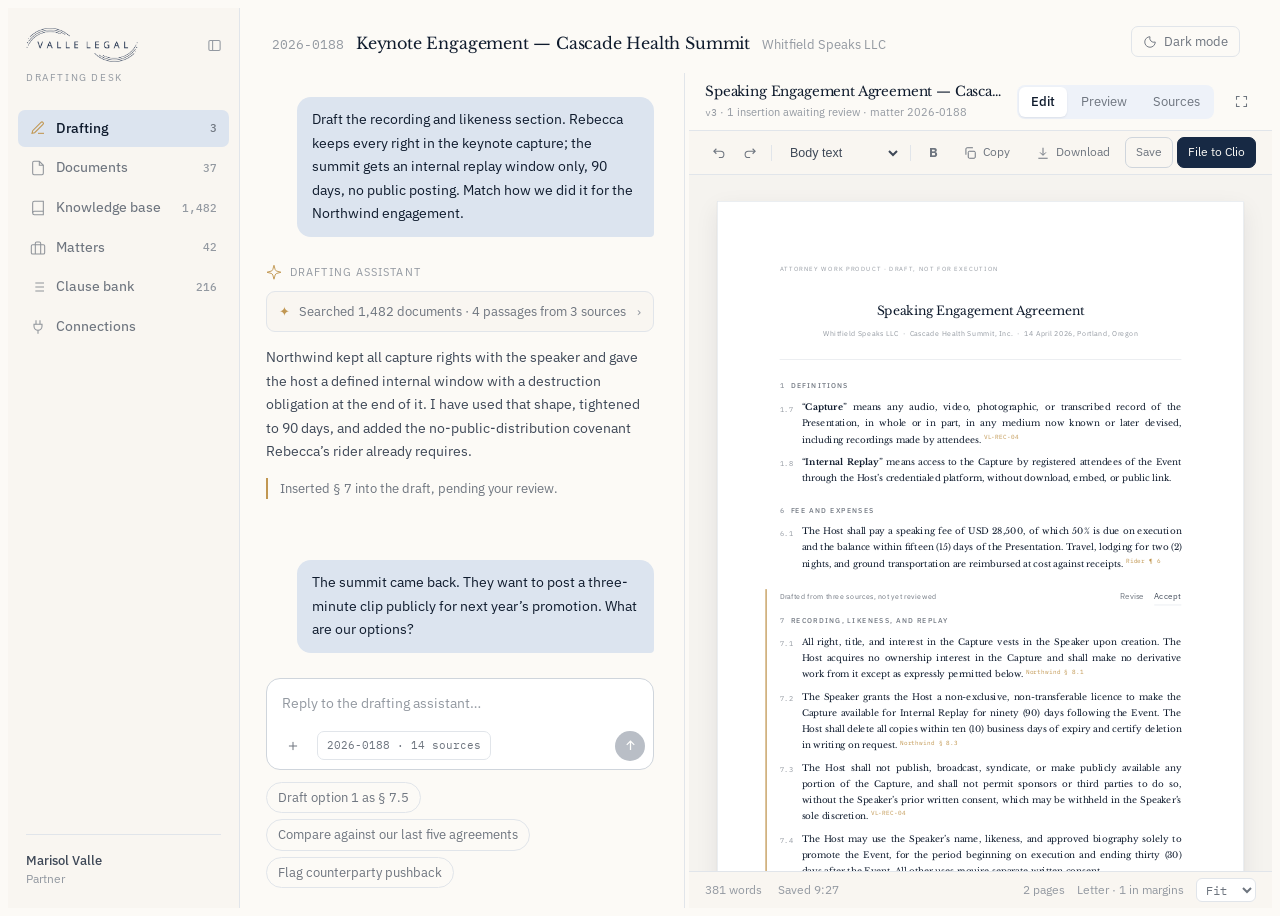
<file: index.html>
<title>Valle Legal Drafting Desk</title>
<link rel="preconnect" href="https://fonts.gstatic.com" crossorigin>
<link rel="stylesheet" href="https://fonts.googleapis.com/css2?family=Libre+Baskerville:ital,wght@0,400;0,700;1,400&family=IBM+Plex+Sans:wght@400;450;500&family=IBM+Plex+Mono:wght@400&display=swap">
<style>
:root{
  --paper:oklch(98.5% .005 85);
  --surface:oklch(97.4% .007 85);
  --sheet:oklch(100% 0 0);
  --ink:oklch(22% .04 260);
  --ink-soft:oklch(40% .028 258);
  --muted:oklch(56% .018 258);
  --faint:oklch(68% .014 258);
  --brand:oklch(28% .055 258);
  --brand-fg:oklch(98.5% .005 85);
  --tint:oklch(96% .01 258);
  --gold:oklch(70% .1 78);
  --risk:oklch(52% .17 27);
  --line:oklch(92% .008 258);
  --line-soft:oklch(94.5% .006 258);
  --line-strong:oklch(87% .012 258);
  --hover:oklch(95.5% .009 258);
  --sel:oklch(91.5% .017 258);
  --ring:oklch(90% .02 258);
  --well:oklch(96.5% .006 85);
  --gold-wash:oklch(95.5% .035 82);
  --sans:"IBM Plex Sans","Helvetica Neue",Arial,sans-serif;
  --serif:"Libre Baskerville",ui-serif,Georgia,serif;
  --mono:"IBM Plex Mono",ui-monospace,SFMono-Regular,monospace;
}
@media (prefers-color-scheme:dark){
  :root:not([data-theme="light"]){
    --paper:oklch(19.5% .02 258);--surface:oklch(21.5% .02 258);--sheet:oklch(23.5% .02 258);
    --ink:oklch(94% .008 85);--ink-soft:oklch(83% .012 258);--muted:oklch(68% .015 258);--faint:oklch(55% .015 258);
    --brand:oklch(78% .06 258);--brand-fg:oklch(18% .03 258);--tint:oklch(24% .024 258);
    --gold:oklch(80% .1 80);--risk:oklch(72% .15 27);
    --line:oklch(29% .016 258);--line-soft:oklch(25.5% .014 258);
    --line-strong:oklch(34% .02 258);--hover:oklch(25% .022 258);--sel:oklch(30% .03 258);--ring:oklch(28% .028 258);--well:oklch(17.5% .018 258);--gold-wash:oklch(28% .045 78);
  }
}
:root[data-theme="dark"]{
  --paper:oklch(19.5% .02 258);--surface:oklch(21.5% .02 258);--sheet:oklch(23.5% .02 258);
  --ink:oklch(94% .008 85);--ink-soft:oklch(83% .012 258);--muted:oklch(68% .015 258);--faint:oklch(55% .015 258);
  --brand:oklch(78% .06 258);--brand-fg:oklch(18% .03 258);--tint:oklch(24% .024 258);
  --gold:oklch(80% .1 80);--risk:oklch(72% .15 27);
  --line:oklch(29% .016 258);--line-soft:oklch(25.5% .014 258);
    --line-strong:oklch(34% .02 258);--hover:oklch(25% .022 258);--sel:oklch(30% .03 258);--ring:oklch(28% .028 258);--well:oklch(17.5% .018 258);--gold-wash:oklch(28% .045 78);
}
*{box-sizing:border-box}
[hidden]{display:none!important}
body{background:var(--paper);color:var(--ink);font-family:var(--sans);font-size:14px;line-height:1.55;-webkit-font-smoothing:antialiased}
button,input,textarea{font:inherit;color:inherit}
button{cursor:pointer;background:none;border:none;padding:0;text-align:left}
:focus-visible{outline:1.5px solid var(--gold);outline-offset:3px;border-radius:2px}
h1,h2,h3{font-family:var(--serif);font-weight:400;margin:0;text-wrap:balance;letter-spacing:-.012em}
p{margin:0}
.mono{font-family:var(--mono);font-variant-numeric:tabular-nums;font-size:.92em}
.eyebrow{font-size:10px;letter-spacing:.16em;text-transform:uppercase;color:var(--faint)}
.muted{color:var(--muted)}

/* shell */
.app{--rail-w:232px;display:grid;grid-template-columns:var(--rail-w) 1fr;height:100vh;min-height:620px;transition:grid-template-columns .18s ease}
.app.collapsed{--rail-w:48px}
.rail{background:var(--surface);border-right:1px solid var(--line);display:flex;flex-direction:column;padding:18px 0 20px;min-width:0;overflow:hidden}
.rail-top{display:flex;align-items:center;gap:8px;padding:0 12px 0 18px;margin-bottom:6px;min-height:30px}
.wordmark{display:block;width:112px;height:auto;flex:none}
.monogram{display:none;font-family:var(--serif);font-size:13.5px;letter-spacing:.04em;color:var(--ink)}
.collapsed .wordmark{display:none}
.collapsed .monogram{display:block}
.collapsed .rail-top{padding:0;justify-content:center}
.collapse-btn{margin-left:auto;width:26px;height:26px;border-radius:6px;display:grid;place-items:center;color:var(--faint);flex:none}
.collapse-btn:hover{background:var(--hover);color:var(--ink)}
.collapse-btn svg{width:15px;height:15px;stroke:currentColor;fill:none;stroke-width:1.7}
.collapsed .collapse-btn{display:none}
.rail-reopen{display:none}
.collapsed .rail-reopen{display:grid;width:30px;height:28px;border-radius:7px;place-items:center;color:var(--faint);margin:4px auto 0}
.collapsed .rail-reopen:hover{background:var(--hover);color:var(--ink)}
.rail-reopen svg{width:15px;height:15px;stroke:currentColor;fill:none;stroke-width:1.7}
@media (prefers-color-scheme:dark){:root:not([data-theme="light"]) .wordmark{filter:invert(1) brightness(1.75) saturate(.4)}}
:root[data-theme="dark"] .wordmark{filter:invert(1) brightness(1.75) saturate(.4)}
:root[data-theme="light"] .wordmark{filter:none}
.rail .eyebrow{margin:0 18px 24px}
.collapsed .rail .eyebrow{display:none}
.nav{display:flex;flex-direction:column;gap:2px;padding:0 10px}
.collapsed .nav{padding:0 6px}
.nav-item{display:flex;align-items:center;gap:10px;padding:8px 12px;border-radius:7px;color:var(--muted);font-weight:450;position:relative;white-space:nowrap}
.collapsed .nav-item{padding:8px 0;justify-content:center;gap:0}
.collapsed .nav-item .lb,.collapsed .nav-item .k{display:none}
.nav-item svg{width:16px;height:16px;flex:none;stroke:currentColor;fill:none;stroke-width:1.6;opacity:.75}
.nav-item .k{margin-left:auto;font-family:var(--mono);font-size:10.5px;color:var(--faint)}
.nav-item:hover{background:var(--hover);color:var(--ink)}
.nav-item[aria-current="page"]{background:var(--sel);color:var(--ink);font-weight:500}
.nav-item[aria-current="page"] svg{opacity:1;color:var(--gold)}
.nav-item[aria-current="page"] .k{color:var(--muted)}
.rail-spacer{flex:1}
.who{margin:0 18px;padding-top:16px;border-top:1px solid var(--line);font-size:12.5px;white-space:nowrap}
.collapsed .who{margin:0 8px;text-align:center;padding-top:12px}
.collapsed .who b,.collapsed .who span{display:none}
.collapsed .who::after{content:"MV";font-family:var(--mono);font-size:11px;color:var(--muted)}
.who b{display:block;font-weight:500;color:var(--ink-soft)}
.who span{color:var(--faint);font-size:11.5px}

.main{display:flex;flex-direction:column;min-width:0;min-height:0}
.topbar{display:flex;align-items:baseline;gap:12px;padding:18px 32px 16px;flex:none}
.topbar .mono{color:var(--faint)}
.topbar h1{font-size:16px;white-space:nowrap;overflow:hidden;text-overflow:ellipsis}
.topbar .client{color:var(--faint);font-size:12.5px;white-space:nowrap}
.topbar .sp{margin-left:auto;display:flex;align-items:center;gap:18px;flex:none}
.tglass{display:inline-flex;align-items:center;gap:7px;color:var(--muted);font-size:12.5px;padding:5px 11px;border-radius:7px;border:1px solid var(--line)}
.tglass:hover{color:var(--ink);background:var(--hover)}
.tglass svg{width:14px;height:14px;stroke:currentColor;fill:none;stroke-width:1.6}

.view{display:none;flex:1;min-height:0;overflow:auto}
.view.active{display:flex}
.view.pad{flex-direction:column;padding:6px 32px 64px;gap:34px;max-width:1140px}
.vh h2{font-size:22px}
.vh p{color:var(--muted);font-size:13px;max-width:60ch;margin-top:7px}
.vh{display:flex;align-items:flex-end;gap:20px;flex-wrap:wrap}
.vh .link{margin-left:auto}
.link{color:var(--ink-soft);font-size:12.5px;border-bottom:1px solid var(--line);padding-bottom:1px;white-space:nowrap}
.link:hover{color:var(--ink);border-color:var(--gold)}
.link.quiet{color:var(--muted);border-color:transparent}
.link.quiet:hover{border-color:var(--line)}

/* ---------- chat ---------- */
#view-draft{display:none;min-height:0}
#view-draft.active{display:flex}
.thread-col{display:flex;flex-direction:column;min-height:0;width:var(--chat-w,440px);flex:none;min-width:320px}
.splitter{flex:none;width:9px;cursor:col-resize;position:relative;background:none}
.splitter::before{content:"";position:absolute;inset:0 4px;background:var(--line);transition:background .14s}
.splitter:hover::before,.splitter.drag::before{background:var(--gold);inset:0 3.5px}
body.resizing{cursor:col-resize;user-select:none}
.thread{flex:1;overflow:auto;padding:24px 26px 28px;display:flex;flex-direction:column;gap:26px;scroll-behavior:smooth}
.turn{display:flex;flex-direction:column;font-size:14px;line-height:1.68}
.turn.user{align-items:flex-end}
.turn.user .bubble{background:var(--sel);border-radius:14px 14px 4px 14px;padding:11px 15px;max-width:92%;color:var(--ink)}
.turn.ai{gap:10px}
.turn.ai .bubble{color:var(--ink-soft);display:flex;flex-direction:column;gap:14px}
.turn.ai .bubble p{margin:0}
.turn.ai b{color:var(--ink);font-weight:500}
.ai-head{display:flex;align-items:center;gap:8px;font-size:11px;letter-spacing:.1em;text-transform:uppercase;color:var(--faint)}
.spark{width:16px;height:16px;flex:none;color:var(--gold)}
.spark svg{width:16px;height:16px;stroke:currentColor;fill:none;stroke-width:1.5}

/* thinking disclosure */
.think{border:1px solid var(--line);border-radius:9px;background:var(--surface);font-size:12.5px;overflow:hidden}
.think>summary{list-style:none;cursor:pointer;padding:9px 12px;color:var(--muted);display:flex;align-items:center;gap:9px}
.think>summary::-webkit-details-marker{display:none}
.think>summary:hover{color:var(--ink)}
.think>summary .chev{margin-left:auto;transition:transform .16s;color:var(--faint)}
.think[open]>summary .chev{transform:rotate(90deg)}
.think .tick{color:var(--gold);flex:none}
.think-body{padding:2px 12px 10px}
.think.live{display:flex;align-items:center;gap:9px;padding:9px 12px;color:var(--muted)}
.shimmer{background:linear-gradient(90deg,var(--muted) 0%,var(--ink) 45%,var(--muted) 90%);background-size:200% 100%;-webkit-background-clip:text;background-clip:text;color:transparent;animation:sh 1.6s linear infinite}
@keyframes sh{0%{background-position:120% 0}100%{background-position:-40% 0}}
.src-list{display:flex;flex-direction:column}
.src{display:flex;align-items:baseline;gap:10px;padding:6px 0;border-top:1px solid var(--line-soft);font-size:12.5px;width:100%}
.src:first-child{border-top:none}
.src .badge{font-family:var(--mono);font-size:10px;color:var(--faint);flex:none;width:58px}
.src .t{flex:1;min-width:0;white-space:nowrap;overflow:hidden;text-overflow:ellipsis;color:var(--ink-soft)}
.src:hover .t{color:var(--ink)}
.src .loc{font-family:var(--mono);font-size:10.5px;color:var(--faint);flex:none}
.inserted-note{display:flex;gap:10px;align-items:flex-start;font-size:12.5px;color:var(--muted);border-left:2px solid var(--gold);padding-left:12px}
.opts{display:flex;flex-direction:column;gap:14px}
.opt .oh{font-size:13.5px;color:var(--ink);font-weight:500;display:flex;gap:10px;align-items:baseline}
.opt .oh em{font-style:normal;font-size:11px;color:var(--faint);letter-spacing:.06em;text-transform:uppercase}
.opt p{font-size:13px;color:var(--muted);margin-top:3px}
.caret{display:inline-block;width:7px;height:14px;background:var(--gold);vertical-align:-2px;margin-left:2px;animation:bk 1s steps(2) infinite}
@keyframes bk{50%{opacity:0}}
.turn-acts{display:flex;gap:4px;opacity:0;transition:opacity .14s}
.turn.ai:hover .turn-acts,.turn-acts:focus-within{opacity:1}
.turn-acts button{font-size:11.5px;color:var(--faint);padding:3px 8px;border-radius:5px}
.turn-acts button:hover{color:var(--ink);background:var(--hover)}

/* composer */
.composer{padding:14px 26px 20px;display:flex;flex-direction:column;gap:12px;flex:none}
.composer-box{border:1px solid var(--line-strong);border-radius:14px;background:var(--sheet);display:flex;flex-direction:column;overflow:hidden;transition:border-color .14s,box-shadow .14s}
.composer-box:focus-within{border-color:var(--faint);box-shadow:0 0 0 3px var(--ring)}
.composer textarea{border:none;background:none;resize:none;padding:13px 15px 4px;font-size:14px;line-height:1.6;min-height:46px;max-height:180px;outline:none;overflow-y:auto}
.composer textarea::placeholder{color:var(--faint)}
.composer-bar{display:flex;align-items:center;gap:7px;padding:6px 8px 8px 9px}
.cbtn{display:inline-flex;align-items:center;gap:6px;font-size:12px;color:var(--muted);padding:5px 9px;border-radius:7px;border:1px solid transparent}
.cbtn:hover{background:var(--hover);color:var(--ink)}
.cbtn svg{width:14px;height:14px;stroke:currentColor;fill:none;stroke-width:1.7}
.cbtn.scope{border-color:var(--line);font-family:var(--mono);font-size:11px}
.send{margin-left:auto;width:30px;height:30px;border-radius:50%;background:var(--brand);color:var(--brand-fg);display:grid;place-items:center;flex:none;transition:opacity .14s,background .14s}
.send svg{width:15px;height:15px;stroke:currentColor;fill:none;stroke-width:2}
.send:disabled{opacity:.3;cursor:not-allowed}
.send:not(:disabled):hover{filter:brightness(1.18)}
.send.stop svg{fill:currentColor;stroke:none}
.suggests{display:flex;flex-wrap:wrap;gap:6px}
.sug{font-size:12.5px;color:var(--muted);border:1px solid var(--line);border-radius:999px;padding:5px 11px}
.sug:hover{color:var(--ink);border-color:var(--faint);background:var(--hover)}
/* ---------- document pane ---------- */
.doc-col{display:flex;flex-direction:column;min-height:0;min-width:0;flex:1}
.app.fs .doc-col{position:fixed;inset:0;z-index:70;background:var(--paper)}
.app.fs .rail,.app.fs .topbar,.app.fs .thread-col,.app.fs .splitter{display:none}

.doc-head{display:flex;align-items:center;gap:12px;padding:9px 16px;flex:none;border-bottom:1px solid var(--line);min-width:0}
.doc-head .id{display:flex;flex-direction:column;gap:1px;min-width:0;flex:1}
.doc-head h3{font-size:13.5px;white-space:nowrap;overflow:hidden;text-overflow:ellipsis}
.doc-head .meta{font-size:11px;color:var(--faint);white-space:nowrap;overflow:hidden;text-overflow:ellipsis}
.modes{display:flex;gap:2px;padding:2px;background:var(--tint);border-radius:8px;flex:none}
.mode{padding:5px 12px;border-radius:6px;font-size:12.5px;color:var(--muted);white-space:nowrap}
.mode:hover{color:var(--ink)}
.mode[aria-pressed="true"]{background:var(--sheet);color:var(--ink);font-weight:500;box-shadow:0 1px 2px oklch(22% .04 260/.08)}
:root[data-theme="dark"] .mode[aria-pressed="true"]{box-shadow:none;background:var(--sel)}
@media (prefers-color-scheme:dark){:root:not([data-theme="light"]) .mode[aria-pressed="true"]{box-shadow:none;background:var(--sel)}}
.icon-btn{width:30px;height:28px;border-radius:7px;display:grid;place-items:center;color:var(--muted);flex:none}
.icon-btn:hover{background:var(--hover);color:var(--ink)}
.icon-btn svg{width:15px;height:15px;stroke:currentColor;fill:none;stroke-width:1.7}

.toolbar{display:flex;align-items:center;gap:2px;padding:6px 16px;border-bottom:1px solid var(--line);flex:none;background:var(--surface);min-width:0}
.tb{min-width:28px;height:26px;padding:0 6px;border-radius:6px;display:grid;place-items:center;color:var(--muted);font-size:13px;flex:none}
.tb:hover{background:var(--hover);color:var(--ink)}
.tb.on{background:var(--sel);color:var(--ink)}
.tb svg{width:15px;height:15px;stroke:currentColor;fill:none;stroke-width:1.7}
.tb b{font-weight:700}.tb i{font-style:italic;font-family:var(--serif)}.tb u{text-underline-offset:2px}
.tb-sep{width:1px;height:16px;background:var(--line);margin:0 6px;flex:none}
.tb-sel{height:26px;border:1px solid transparent;border-radius:6px;background:none;color:var(--ink-soft);font-size:12.5px;padding:0 5px;cursor:pointer;outline:none;flex:none}
.tb-sel:hover{background:var(--hover)}
.tb-grp{display:flex;align-items:center;gap:2px;min-width:0;overflow-x:auto;scrollbar-width:none}
.tb-grp::-webkit-scrollbar{display:none}
.tb-right{margin-left:auto;display:flex;align-items:center;gap:4px;flex:none;padding-left:10px}
.dbtn{display:inline-flex;align-items:center;gap:6px;font-size:12px;color:var(--muted);padding:5px 10px;border-radius:7px;border:1px solid transparent;white-space:nowrap;flex:none}
.dbtn:hover{background:var(--hover);color:var(--ink)}
.dbtn svg{width:14px;height:14px;stroke:currentColor;fill:none;stroke-width:1.7}
.dbtn.solid{background:var(--brand);color:var(--brand-fg);border-color:var(--brand)}
.dbtn.solid:hover{filter:brightness(1.15)}
.dbtn.outline{border-color:var(--line-strong)}

/* scroll + zoom frame */
.doc-body{flex:1;min-height:0;display:flex}
.doc-scroll{flex:1;overflow:auto;background:var(--well);padding:26px 0 60px;min-width:0}
.zoom-frame{margin:0 auto;position:relative}
.zoom-layer{width:816px;transform-origin:top left;display:flex;flex-direction:column;align-items:center;gap:26px}

/* the page */
.page{width:816px;min-height:1056px;background:var(--sheet);border:1px solid var(--line);
  box-shadow:0 1px 2px oklch(22% .04 260/.07),0 12px 34px oklch(22% .04 260/.08);
  padding:96px;font-family:var(--serif);font-size:13.5px;line-height:1.85;color:var(--ink);outline:none;flex:none}
:root[data-theme="dark"] .page{box-shadow:0 1px 2px oklch(0% 0 0/.35),0 14px 36px oklch(0% 0 0/.32)}
@media (prefers-color-scheme:dark){:root:not([data-theme="light"]) .page{box-shadow:0 1px 2px oklch(0% 0 0/.35),0 14px 36px oklch(0% 0 0/.32)}}
.page.sheetview{height:1056px;min-height:1056px;overflow:hidden;position:relative;padding-bottom:70px}
.pv-num{position:absolute;left:96px;right:96px;bottom:44px;text-align:center;font-family:var(--sans);font-size:10px;letter-spacing:.14em;text-transform:uppercase;color:var(--faint)}
.page ::selection{background:oklch(85% .07 78)}
.privilege{font-family:var(--sans);font-size:9.5px;letter-spacing:.16em;text-transform:uppercase;color:var(--faint);margin-bottom:42px}
.page h1{font-size:19px;text-align:center;line-height:1.45;margin:0}
.page h2{font-size:16px;margin:26px 0 10px}
.page .subtitle{text-align:center;font-size:11.5px;font-family:var(--sans);color:var(--faint);margin-top:10px;letter-spacing:.02em}
.page .rule{height:1px;background:var(--line);margin:30px 0}
.page ul,.page ol{margin:10px 0 10px 4px;padding-left:24px}
.page li{margin-bottom:5px}
.clause{margin-bottom:26px}
.clause h4{font-family:var(--sans);font-size:11px;font-weight:500;letter-spacing:.14em;text-transform:uppercase;color:var(--muted);margin:0 0 11px}
.clause h4 .n{font-family:var(--mono);color:var(--faint);margin-right:10px;letter-spacing:0}
.sub{padding-left:34px;position:relative;margin-bottom:10px;border-radius:3px}
.sub:last-child{margin-bottom:0}
.sub .l{position:absolute;left:0;font-family:var(--mono);font-size:11px;color:var(--faint);top:.35em}
.sub p{text-align:justify;hyphens:auto;margin:0}
.cit{font-family:var(--mono);font-size:9.5px;vertical-align:super;line-height:0;color:var(--gold);margin-left:3px;cursor:pointer;user-select:none}
.cit:hover{color:var(--ink)}
.pending{border-left:2px solid var(--gold);padding-left:20px;margin:0 0 26px -22px}
.pending.settled{border-left-color:transparent}
.pending-bar{display:flex;align-items:baseline;gap:16px;font-family:var(--sans);font-size:11.5px;color:var(--muted);margin-bottom:14px;flex-wrap:wrap;user-select:none}
.pending-bar .sp{margin-left:auto;display:flex;gap:16px}
.pending.settled .pending-bar{display:none}
.sig{display:grid;grid-template-columns:1fr 1fr;gap:40px;margin-top:46px;padding-top:30px;border-top:1px solid var(--line)}
.sig .line{border-bottom:1px solid var(--line);height:32px;margin-bottom:8px}
.sig .who-l{font-family:var(--sans);font-size:11px;color:var(--faint)}

/* mode-specific */
.mode-preview .cit,.mode-preview .pending-bar{display:none}
.mode-preview .pending{border-left-color:transparent;padding-left:0;margin-left:0}
.mode-sources .pending-bar{display:none}
.sub.traced{cursor:pointer}
.sub.traced:hover{background:var(--hover)}
.sub.lit{background:var(--gold-wash);box-shadow:-6px 0 0 var(--gold-wash),6px 0 0 var(--gold-wash)}

/* sources panel */
.src-panel{width:326px;flex:none;border-left:1px solid var(--line);display:none;flex-direction:column;min-height:0;background:var(--surface)}
.mode-sources .src-panel{display:flex}
.doc-body.narrow{flex-direction:column}
.doc-body.narrow .src-panel{width:auto;flex:none;max-height:46%;border-left:none;border-top:1px solid var(--line)}
.doc-body.narrow .doc-scroll{padding-top:18px}
.src-panel header{padding:12px 16px 10px;border-bottom:1px solid var(--line)}
.src-panel header h4{font-family:var(--sans);font-size:12.5px;font-weight:500;margin:0;color:var(--ink)}
.src-panel header p{font-size:11px;color:var(--faint);margin-top:4px;line-height:1.5}
.prov{flex:1;overflow:auto;padding:6px 0 26px}
.prov-item{padding:12px 16px;border-bottom:1px solid var(--line-soft);cursor:pointer;display:flex;flex-direction:column;gap:7px}
.prov-item:hover{background:var(--hover)}
.prov-item.lit{background:var(--gold-wash)}
.prov-head{display:flex;align-items:baseline;gap:9px}
.prov-head .cl{font-family:var(--mono);font-size:10.5px;color:var(--gold);flex:none}
.prov-head .ti{font-size:12px;color:var(--ink);line-height:1.4;font-weight:500}
.prov-src{display:flex;flex-direction:column;gap:4px;border-left:2px solid var(--line-strong);padding-left:11px}
.prov-item.lit .prov-src{border-left-color:var(--gold)}
.prov-src .sh{display:flex;align-items:baseline;gap:7px;font-size:11px}
.prov-src .sh .badge{font-family:var(--mono);font-size:9.5px;color:var(--faint);flex:none}
.prov-src .sh .nm{color:var(--ink-soft);flex:1;min-width:0;overflow:hidden;text-overflow:ellipsis;white-space:nowrap}
.prov-src .sh .lc{font-family:var(--mono);font-size:10px;color:var(--faint);flex:none}
.prov-src q{font-family:var(--serif);font-size:10.5px;line-height:1.75;color:var(--muted);quotes:none;display:block}
.prov-none{font-size:11px;color:var(--faint);border-left:2px solid var(--line-strong);padding-left:11px;line-height:1.55}

.doc-foot{display:flex;align-items:center;gap:16px;padding:6px 16px;border-top:1px solid var(--line);font-size:11.5px;color:var(--faint);flex:none;background:var(--surface)}
.doc-foot .dirty{color:var(--gold)}
.doc-foot .right{margin-left:auto;display:flex;align-items:center;gap:12px}
.zoom-sel{height:24px;border:1px solid var(--line);border-radius:6px;background:var(--sheet);color:var(--muted);font-size:11.5px;padding:0 5px;cursor:pointer;outline:none;font-family:var(--mono)}
.zoom-sel:hover{color:var(--ink)}

.pop{position:fixed;z-index:80;width:320px;background:var(--sheet);border:1px solid var(--line);border-radius:6px;box-shadow:0 12px 34px oklch(22% .04 260/.12);padding:16px 18px;font-family:var(--sans);display:none;flex-direction:column;gap:10px}
:root[data-theme="dark"] .pop{box-shadow:0 12px 34px oklch(0% 0 0/.4)}
.pop.open{display:flex}
.pop h5{font-family:var(--sans);font-size:12.5px;font-weight:500;margin:0;color:var(--ink)}
.pop .q{font-family:var(--serif);font-size:12.5px;line-height:1.8;color:var(--muted);border-left:2px solid var(--gold);padding-left:13px}
.pop .r{font-size:11.5px;color:var(--faint)}
.pop .acts{display:flex;gap:16px;padding-top:2px}

/* stats + tables */
.stats{display:grid;grid-template-columns:repeat(auto-fit,minmax(170px,1fr));gap:1px;background:var(--line);border-top:1px solid var(--line);border-bottom:1px solid var(--line)}
.stat{background:var(--paper);padding:18px 22px 18px 0;display:flex;flex-direction:column;gap:5px}
.stat:not(:first-child){padding-left:22px}
.stat .n{font-family:var(--serif);font-size:26px;line-height:1;font-variant-numeric:tabular-nums}
.stat .k{font-size:12.5px;color:var(--ink-soft)}
.stat .s{font-size:11.5px;color:var(--faint)}
.sec{display:flex;flex-direction:column;gap:14px}
.sec-head{display:flex;align-items:baseline;gap:16px;flex-wrap:wrap}
.sec-head h3{font-size:15px}
.filters{display:flex;gap:4px;margin-left:auto}
.filt{font-size:12.5px;color:var(--muted);padding:4px 11px;border-radius:999px;border:1px solid transparent}
.filt[aria-pressed="true"]{color:var(--ink);background:var(--sel);font-weight:500}
.filt:hover:not([aria-pressed="true"]){color:var(--ink);background:var(--hover)}
.search{display:flex;align-items:center;border:1px solid var(--line);border-radius:7px;padding:5px 11px;min-width:210px;background:var(--sheet)}
.search:focus-within{border-color:var(--faint)}
.search input{border:none;background:none;outline:none;font-size:12.5px;width:100%}
.search input::placeholder{color:var(--faint)}
.tbl-wrap{overflow-x:auto}
table{width:100%;border-collapse:collapse;font-size:13px}
thead th{text-align:left;font-size:10px;letter-spacing:.16em;text-transform:uppercase;color:var(--faint);font-weight:400;padding:0 22px 9px 0;border-bottom:1px solid var(--line);white-space:nowrap}
tbody td{padding:13px 22px 13px 0;border-bottom:1px solid var(--line-soft);vertical-align:baseline;color:var(--muted)}
tbody tr:last-child td{border-bottom:none}
tbody tr:hover td{color:var(--ink-soft)}
tbody tr[hidden]{display:none}
td .name{color:var(--ink);font-weight:450}
tbody tr:hover td .name{color:var(--ink)}
td .sub2{font-size:11.5px;color:var(--faint);margin-top:3px}
td.num{font-family:var(--mono);font-variant-numeric:tabular-nums;white-space:nowrap;font-size:12px}
td.st{white-space:nowrap}
.st .risk{color:var(--risk)}
.st .gold{color:oklch(48% .08 70)}
:root[data-theme="dark"] .st .gold{color:var(--gold)}
@media (prefers-color-scheme:dark){:root:not([data-theme="light"]) .st .gold{color:var(--gold)}}

/* clause list */
.clist{display:flex;flex-direction:column;border-top:1px solid var(--line)}
.crow{display:grid;grid-template-columns:96px minmax(220px,1fr) minmax(0,1.5fr) 150px;gap:24px;padding:18px 0;border-bottom:1px solid var(--line-soft);align-items:baseline}
.crow .code{font-family:var(--mono);font-size:11px;color:var(--faint)}
.crow h4{font-family:var(--sans);font-size:13px;font-weight:450;color:var(--ink);line-height:1.45;margin:0}
.crow .body{font-family:var(--serif);font-size:12.5px;line-height:1.75;color:var(--muted)}
.crow .meta{font-size:11.5px;color:var(--faint);line-height:1.7}
.crow .meta b{display:block;font-weight:400;color:var(--muted)}

/* connections */
.two{display:grid;grid-template-columns:1fr 1fr;gap:56px;align-items:start}
.conn h3{font-size:15px;margin-bottom:3px}
.conn .state{font-size:11.5px;color:var(--muted);margin-bottom:20px}
.conn .state i{font-style:normal;display:inline-block;width:5px;height:5px;border-radius:50%;background:oklch(58% .12 155);margin-right:7px;vertical-align:1px}
:root[data-theme="dark"] .conn .state i{background:oklch(74% .13 155)}
@media (prefers-color-scheme:dark){:root:not([data-theme="light"]) .conn .state i{background:oklch(74% .13 155)}}
.kv{display:grid;grid-template-columns:104px 1fr;gap:10px 18px;font-size:12.5px;margin:0 0 22px}
.kv dt{color:var(--faint)}
.kv dd{margin:0;color:var(--ink-soft);word-break:break-word}
.log{display:flex;flex-direction:column;border-top:1px solid var(--line)}
.log-row{display:flex;gap:14px;padding:9px 0;border-bottom:1px solid var(--line-soft);font-size:12px;color:var(--muted)}
.log-row .when{font-family:var(--mono);font-size:11px;color:var(--faint);flex:none;width:40px}
.conn-foot{display:flex;gap:18px;align-items:baseline;padding-top:16px}
.conn-foot .mono{margin-left:auto;font-size:11px;color:var(--faint)}
.note{font-size:12.5px;color:var(--muted);line-height:1.7;max-width:78ch;border-top:1px solid var(--line);padding-top:16px}
.note b{color:var(--ink-soft);font-weight:500}

.toast{position:fixed;left:50%;bottom:28px;transform:translateX(-50%) translateY(10px);background:var(--brand);color:var(--brand-fg);padding:8px 16px;border-radius:5px;font-size:12.5px;opacity:0;pointer-events:none;transition:opacity .16s,transform .16s;z-index:80}
.toast.show{opacity:1;transform:translateX(-50%) translateY(0)}
.typing{color:var(--faint)}
@media (prefers-reduced-motion:reduce){*{animation-duration:.01ms!important;transition-duration:.01ms!important;scroll-behavior:auto!important}}
@media (max-width:1180px){
  .app{grid-template-columns:190px 1fr}
  #view-draft.active{grid-template-columns:minmax(330px,380px) 1fr}
  .doc-scroll{padding:34px 28px 70px}
  .two{grid-template-columns:1fr;gap:44px}
  .crow{grid-template-columns:88px 1fr;gap:10px 20px}
  .crow .body,.crow .meta{grid-column:2}
}
@media (max-width:920px){
  .app{grid-template-columns:1fr;height:auto}
  .rail{flex-direction:row;align-items:center;flex-wrap:wrap;gap:8px 20px;padding:14px 20px;border-right:none;border-bottom:1px solid var(--line);position:sticky;top:0;z-index:40;background:var(--surface)}
  .wordmark{margin:0}
  .rail .eyebrow,.rail-spacer,.who{display:none}
  .nav{flex-direction:row;flex-wrap:wrap;gap:16px}
  .nav-item{padding:0}
  .nav-item[aria-current="page"]::before{display:none}
  .nav-item[aria-current="page"]{border-bottom:1px solid var(--gold)}
  #view-draft.active{grid-template-columns:1fr}
  .thread-col{border-right:none;border-bottom:1px solid var(--line)}
  .thread{max-height:480px;padding:12px 20px 20px}
  .composer{padding:14px 20px 18px}
  .view{overflow:visible}
  .view.pad{padding:6px 20px 48px}
  .topbar{padding:14px 20px;flex-wrap:wrap}
  .doc-head{padding:12px 20px}
  .doc-scroll{padding:26px 20px 50px}
}
</style>
<div class="app" id="app">
  <aside class="rail">
    <div class="rail-top">
      <img class="wordmark" src="[data-uri]" alt="Valle Legal">
      <span class="monogram">VL</span>
      <button class="collapse-btn" id="collapse" title="Collapse sidebar" aria-label="Collapse sidebar">
        <svg viewBox="0 0 24 24"><rect x="3" y="4" width="18" height="16" rx="2"/><path d="M9 4v16"/></svg>
      </button>
    </div>
    <button class="rail-reopen" id="reopen" title="Expand sidebar" aria-label="Expand sidebar">
      <svg viewBox="0 0 24 24"><rect x="3" y="4" width="18" height="16" rx="2"/><path d="M9 4v16"/></svg>
    </button>
    <div class="eyebrow">Drafting Desk</div>
    <nav class="nav" aria-label="Sections">
      <button class="nav-item" data-view="draft" aria-current="page" title="Drafting">
        <svg viewBox="0 0 24 24"><path d="M12 20h9"/><path d="M16.5 3.5a2.1 2.1 0 0 1 3 3L7 19l-4 1 1-4Z"/></svg><span class="lb">Drafting</span><span class="k">3</span>
      </button>
      <button class="nav-item" data-view="docs" title="Documents">
        <svg viewBox="0 0 24 24"><path d="M14 2H6a2 2 0 0 0-2 2v16a2 2 0 0 0 2 2h12a2 2 0 0 0 2-2V8Z"/><path d="M14 2v6h6"/></svg><span class="lb">Documents</span><span class="k">37</span>
      </button>
      <button class="nav-item" data-view="kb" title="Knowledge base">
        <svg viewBox="0 0 24 24"><path d="M4 19.5A2.5 2.5 0 0 1 6.5 17H20"/><path d="M6.5 2H20v20H6.5A2.5 2.5 0 0 1 4 19.5v-15A2.5 2.5 0 0 1 6.5 2Z"/></svg><span class="lb">Knowledge base</span><span class="k">1,482</span>
      </button>
      <button class="nav-item" data-view="matters" title="Matters">
        <svg viewBox="0 0 24 24"><rect x="2" y="7" width="20" height="14" rx="2"/><path d="M16 21V5a2 2 0 0 0-2-2h-4a2 2 0 0 0-2 2v16"/></svg><span class="lb">Matters</span><span class="k">42</span>
      </button>
      <button class="nav-item" data-view="clauses" title="Clause bank">
        <svg viewBox="0 0 24 24"><path d="M8 6h13M8 12h13M8 18h13M3 6h.01M3 12h.01M3 18h.01"/></svg><span class="lb">Clause bank</span><span class="k">216</span>
      </button>
      <button class="nav-item" data-view="conn" title="Connections">
        <svg viewBox="0 0 24 24"><path d="M9 2v6M15 2v6"/><path d="M6 8h12v3a6 6 0 0 1-12 0V8Z"/><path d="M12 17v5"/></svg><span class="lb">Connections</span>
      </button>
    </nav>
    <div class="rail-spacer"></div>
    <div class="who"><b>Marisol Valle</b><span>Partner</span></div>
  </aside>

  <main class="main">
    <div class="topbar">
      <span class="mono">2026-0188</span>
      <h1>Keynote Engagement — Cascade Health Summit</h1>
      <span class="client">Whitfield Speaks LLC</span>
      <span class="sp"><button class="tglass" id="theme-toggle"><span id="theme-icon"></span><span id="theme-label">Dark mode</span></button></span>
    </div>

    <section class="view active" id="view-draft">
      <div class="thread-col">
        <div class="thread" id="thread">

          <div class="turn user">
            <div class="bubble">Draft the recording and likeness section. Rebecca keeps every right in the keynote capture; the summit gets an internal replay window only, 90 days, no public posting. Match how we did it for the Northwind engagement.</div>
          </div>

          <div class="turn ai">
            <div class="ai-head"><span class="spark"><svg viewBox="0 0 24 24"><path d="M12 2.5 13.8 9a4 4 0 0 0 2.7 2.7l6.5 1.8-6.5 1.8a4 4 0 0 0-2.7 2.7L12 24.5 10.2 18a4 4 0 0 0-2.7-2.7L1 13.5l6.5-1.8A4 4 0 0 0 10.2 9Z" transform="translate(0 -1) scale(.95) translate(.6 .6)"/></svg></span>Drafting assistant</div>
            <div class="bubble">
              <details class="think">
                <summary><span class="tick">✦</span> Searched 1,482 documents · 4 passages from 3 sources <span class="chev">›</span></summary>
                <div class="think-body">
                  <div class="src-list">
                    <button class="src" data-cit="c1"><span class="badge">Dropbox</span><span class="t">Northwind Summit — Speaking Agreement (executed)</span><span class="loc">§ 8.1–8.4</span></button>
                    <button class="src" data-cit="c2"><span class="badge">Clause</span><span class="t">Recording and likeness — speaker-retained, replay carve-out</span><span class="loc">VL-REC-04</span></button>
                    <button class="src" data-cit="c3"><span class="badge">Clio</span><span class="t">Whitfield — Standard Engagement Rider 2026</span><span class="loc">¶ 6</span></button>
                  </div>
                </div>
              </details>
              <p>Northwind kept all capture rights with the speaker and gave the host a defined internal window with a destruction obligation at the end of it. I have used that shape, tightened to 90 days, and added the no-public-distribution covenant Rebecca&rsquo;s rider already requires.</p>
              <div class="inserted-note"><span>Inserted § 7 into the draft, pending your review.</span></div>
            </div>
            <div class="turn-acts"><button data-toast="Response copied.">Copy</button><button data-toast="Re-running against the same sources.">Retry</button></div>
          </div>

          <div class="turn user">
            <div class="bubble">The summit came back. They want to post a three-minute clip publicly for next year&rsquo;s promotion. What are our options?</div>
          </div>

          <div class="turn ai">
            <div class="ai-head"><span class="spark"><svg viewBox="0 0 24 24"><path d="M12 2.5 13.8 9a4 4 0 0 0 2.7 2.7l6.5 1.8-6.5 1.8a4 4 0 0 0-2.7 2.7L12 24.5 10.2 18a4 4 0 0 0-2.7-2.7L1 13.5l6.5-1.8A4 4 0 0 0 10.2 9Z" transform="translate(0 -1) scale(.95) translate(.6 .6)"/></svg></span>Drafting assistant</div>
            <div class="bubble">
              <p>Three ways to give them a clip without opening the capture, ordered by how much Rebecca keeps.</p>
              <div class="opts">
                <div class="opt">
                  <div class="oh">Speaker-approved excerpt <em>Lowest exposure</em></div>
                  <p>Host may publish one excerpt up to 3:00, drawn from footage Rebecca designates, subject to written approval before release. Promotion of the summit only.</p>
                </div>
                <div class="opt">
                  <div class="oh">Licensed promotional clip <em>Negotiable</em></div>
                  <p>A term-limited, revocable licence — 12 months, summit channels only, attribution required, no sponsor adjacency. Priced into the fee.</p>
                </div>
                <div class="opt">
                  <div class="oh">Host-cut clip with takedown <em>Not recommended</em></div>
                  <p>Host cuts it themselves with a 48-hour takedown right. You lose approval before first publication, which is where the reputational risk actually sits.</p>
                </div>
              </div>
              <p>Say which one and I will draft it as § 7.5 with the matching definition updates in § 1.</p>
            </div>
            <div class="turn-acts"><button data-toast="Response copied.">Copy</button><button data-toast="Re-running against the same sources.">Retry</button></div>
          </div>
        </div>

        <div class="composer">
          <div class="composer-box">
            <textarea id="input" rows="1" placeholder="Reply to the drafting assistant…"></textarea>
            <div class="composer-bar">
              <button class="cbtn" data-toast="Attach a document to this matter."><svg viewBox="0 0 24 24"><path d="M12 5v14M5 12h14"/></svg></button>
              <button class="cbtn scope" data-toast="Retrieval is scoped to matter 2026-0188, firm precedents and the clause bank.">2026-0188 · 14 sources</button>
              <button class="send" id="send" aria-label="Send" disabled><svg viewBox="0 0 24 24"><path d="M12 19V5M6 11l6-6 6 6"/></svg></button>
            </div>
          </div>
          <div class="suggests" id="suggests">
            <button class="sug" data-q="opt1">Draft option 1 as § 7.5</button>
            <button class="sug" data-q="compare">Compare against our last five agreements</button>
            <button class="sug" data-q="risk">Flag counterparty pushback</button>
          </div>
        </div>
      </div>

      <div class="splitter" id="splitter" role="separator" aria-orientation="vertical" tabindex="0" aria-label="Resize panes"></div>

      <div class="doc-col" id="doc-col">
        <div class="doc-head">
          <div class="id">
            <h3 id="doc-name">Speaking Engagement Agreement — Cascade Health Summit</h3>
            <div class="meta"><span class="mono">v3</span> · <span id="doc-status">1 insertion awaiting review</span> · matter 2026-0188</div>
          </div>
          <div class="modes" id="modes" role="group" aria-label="Document view">
            <button class="mode" data-mode="edit" aria-pressed="true">Edit</button>
            <button class="mode" data-mode="preview" aria-pressed="false">Preview</button>
            <button class="mode" data-mode="sources" aria-pressed="false">Sources</button>
          </div>
          <button class="icon-btn" id="fullscreen" title="Full screen (F)" aria-label="Full screen">
            <svg viewBox="0 0 24 24"><path d="M4 9V4h5M20 9V4h-5M4 15v5h5M20 15v5h-5"/></svg>
          </button>
        </div>

        <div class="toolbar" id="toolbar">
          <div class="tb-grp" id="edit-tools">
            <button class="tb" data-cmd="undo" title="Undo"><svg viewBox="0 0 24 24"><path d="M3 10h11a5 5 0 0 1 0 10h-3"/><path d="M7 6 3 10l4 4"/></svg></button>
            <button class="tb" data-cmd="redo" title="Redo"><svg viewBox="0 0 24 24"><path d="M21 10H10a5 5 0 0 0 0 10h3"/><path d="m17 6 4 4-4 4"/></svg></button>
            <span class="tb-sep"></span>
            <select class="tb-sel" id="block-style" title="Paragraph style">
              <option value="p">Body text</option>
              <option value="h2">Section heading</option>
              <option value="h1">Document title</option>
            </select>
            <span class="tb-sep"></span>
            <button class="tb" data-cmd="bold" title="Bold"><b>B</b></button>
            <button class="tb" data-cmd="italic" title="Italic"><i>I</i></button>
            <button class="tb" data-cmd="underline" title="Underline"><u>U</u></button>
            <span class="tb-sep"></span>
            <button class="tb" data-cmd="insertUnorderedList" title="Bulleted list"><svg viewBox="0 0 24 24"><path d="M9 6h12M9 12h12M9 18h12M4 6h.01M4 12h.01M4 18h.01"/></svg></button>
            <button class="tb" data-cmd="insertOrderedList" title="Numbered list"><svg viewBox="0 0 24 24"><path d="M10 6h11M10 12h11M10 18h11M4 4v4M3 8h2M3 12h2l-2 3h2"/></svg></button>
            <span class="tb-sep"></span>
            <button class="tb" data-cmd="justifyLeft" title="Align left"><svg viewBox="0 0 24 24"><path d="M3 6h18M3 12h12M3 18h16"/></svg></button>
            <button class="tb" data-cmd="justifyFull" title="Justify"><svg viewBox="0 0 24 24"><path d="M3 6h18M3 12h18M3 18h18"/></svg></button>
            <span class="tb-sep"></span>
            <button class="tb" id="insert-clause" title="Insert from clause bank"><span class="lbl">Insert clause</span></button>
          </div>
          <div class="tb-grp" id="view-note" hidden>
            <span style="font-size:12px;color:var(--faint);padding:0 4px" id="view-note-text"></span>
          </div>
          <div class="tb-right">
            <button class="dbtn" id="copy-doc"><svg viewBox="0 0 24 24"><rect x="9" y="9" width="12" height="12" rx="2"/><path d="M5 15V5a2 2 0 0 1 2-2h10"/></svg>Copy</button>
            <button class="dbtn" id="download-doc"><svg viewBox="0 0 24 24"><path d="M12 3v12M7 11l5 5 5-5"/><path d="M4 21h16"/></svg>Download</button>
            <button class="dbtn outline" id="save-doc">Save</button>
            <button class="dbtn solid" data-toast="Filed to Clio matter 2026-0188 and logged 0.3 hours.">File to Clio</button>
          </div>
        </div>

        <div class="doc-body" id="doc-body">
          <div class="doc-scroll" id="doc-scroll">
            <div class="zoom-frame" id="zoom-frame">
              <div class="zoom-layer" id="zoom-layer">
                <article class="page" id="doc" contenteditable="true" spellcheck="false" aria-label="Document editor">
                  <div class="privilege" contenteditable="false">Attorney work product · Draft, not for execution</div>
                  <h1>Speaking Engagement Agreement</h1>
                  <div class="subtitle">Whitfield Speaks LLC &nbsp;·&nbsp; Cascade Health Summit, Inc. &nbsp;·&nbsp; 14 April 2026, Portland, Oregon</div>
                  <div class="rule" contenteditable="false"></div>

                  <div class="clause">
                    <h4><span class="n">1</span>Definitions</h4>
                    <div class="sub" data-cl="1.7"><span class="l" contenteditable="false">1.7</span><p>&ldquo;<b>Capture</b>&rdquo; means any audio, video, photographic, or transcribed record of the Presentation, in whole or in part, in any medium now known or later devised, including recordings made by attendees.<span class="cit" contenteditable="false" data-cit="c2">VL-REC-04</span></p></div>
                    <div class="sub" data-cl="1.8"><span class="l" contenteditable="false">1.8</span><p>&ldquo;<b>Internal Replay</b>&rdquo; means access to the Capture by registered attendees of the Event through the Host&rsquo;s credentialed platform, without download, embed, or public link.</p></div>
                  </div>

                  <div class="clause">
                    <h4><span class="n">6</span>Fee and Expenses</h4>
                    <div class="sub" data-cl="6.1"><span class="l" contenteditable="false">6.1</span><p>The Host shall pay a speaking fee of USD 28,500, of which 50% is due on execution and the balance within fifteen (15) days of the Presentation. Travel, lodging for two (2) nights, and ground transportation are reimbursed at cost against receipts.<span class="cit" contenteditable="false" data-cit="c3">Rider ¶ 6</span></p></div>
                  </div>

                  <div class="pending" id="pending">
                    <div class="pending-bar" contenteditable="false">
                      Drafted from three sources, not yet reviewed
                      <span class="sp">
                        <button class="link quiet" id="revise-ins">Revise</button>
                        <button class="link" id="accept-ins">Accept</button>
                      </span>
                    </div>
                    <div class="clause" style="margin-bottom:0">
                      <h4><span class="n">7</span>Recording, Likeness, and Replay</h4>
                      <div class="sub" data-cl="7.1"><span class="l" contenteditable="false">7.1</span><p>All right, title, and interest in the Capture vests in the Speaker upon creation. The Host acquires no ownership interest in the Capture and shall make no derivative work from it except as expressly permitted below.<span class="cit" contenteditable="false" data-cit="c1">Northwind § 8.1</span></p></div>
                      <div class="sub" data-cl="7.2"><span class="l" contenteditable="false">7.2</span><p>The Speaker grants the Host a non-exclusive, non-transferable licence to make the Capture available for Internal Replay for ninety (90) days following the Event. The Host shall delete all copies within ten (10) business days of expiry and certify deletion in writing on request.<span class="cit" contenteditable="false" data-cit="c1">Northwind § 8.3</span></p></div>
                      <div class="sub" data-cl="7.3"><span class="l" contenteditable="false">7.3</span><p>The Host shall not publish, broadcast, syndicate, or make publicly available any portion of the Capture, and shall not permit sponsors or third parties to do so, without the Speaker&rsquo;s prior written consent, which may be withheld in the Speaker&rsquo;s sole discretion.<span class="cit" contenteditable="false" data-cit="c2">VL-REC-04</span></p></div>
                      <div class="sub" data-cl="7.4"><span class="l" contenteditable="false">7.4</span><p>The Host may use the Speaker&rsquo;s name, likeness, and approved biography solely to promote the Event, for the period beginning on execution and ending thirty (30) days after the Event. All other uses require separate written consent.</p></div>
                    </div>
                  </div>

                  <div class="clause">
                    <h4><span class="n">8</span>Cancellation and Force Majeure</h4>
                    <div class="sub" data-cl="8.2"><span class="l" contenteditable="false">8.2</span><p>If the Host cancels within thirty (30) days of the Event, the full fee is payable. If the Speaker cancels due to illness, injury, or a death in the immediate family, the Speaker shall use reasonable efforts to propose a mutually acceptable substitute date within twelve (12) months and no further liability attaches.<span class="cit" contenteditable="false" data-cit="c4">VL-FM-02</span></p></div>
                  </div>

                  <div class="sig" contenteditable="false">
                    <div><div class="line"></div><div class="who-l">Rebecca A. Whitfield, for Whitfield Speaks LLC</div></div>
                    <div><div class="line"></div><div class="who-l">Authorized signatory, Cascade Health Summit, Inc.</div></div>
                  </div>
                </article>
              </div>
            </div>
          </div>

          <aside class="src-panel" id="src-panel">
            <header>
              <h4>Where this came from</h4>
              <p>Every provision the assistant drafted, traced to the passage it was built from. Select a clause in either pane.</p>
            </header>
            <div class="prov" id="prov"></div>
          </aside>
        </div>

        <div class="doc-foot">
          <span id="wc">0 words</span>
          <span id="save-state">Saved 9:27</span>
          <span class="right">
            <span id="page-count">1 page</span>
            <span>Letter · 1 in margins</span>
            <select class="zoom-sel" id="zoom-sel" title="Zoom">
              <option value="fit">Fit</option>
              <option value="0.75">75%</option>
              <option value="1">100%</option>
              <option value="1.25">125%</option>
              <option value="1.5">150%</option>
            </select>
          </span>
        </div>
      </div>
    </section>
    <!-- DOCUMENTS -->
    <section class="view pad" id="view-docs">
      <div class="vh">
        <div>
          <h2>Documents</h2>
          <p>Every document generated on this desk, with the matter it belongs to and where it has been filed. Opening one loads it into the editor with its drafting history.</p>
        </div>
        <button class="link" data-toast="New blank document created in matter 2026-0188.">New document</button>
      </div>

      <div class="stats">
        <div class="stat"><span class="n">37</span><span class="k">Generated</span><span class="s">Across 12 matters</span></div>
        <div class="stat"><span class="n">6</span><span class="k">Awaiting review</span><span class="s">Insertions not yet accepted</span></div>
        <div class="stat"><span class="n">24</span><span class="k">Filed to Clio</span><span class="s">With matching time entries</span></div>
        <div class="stat"><span class="n">9</span><span class="k">Executed</span><span class="s">Moved to the precedent library</span></div>
      </div>

      <div class="sec">
        <div class="sec-head">
          <h3>All documents</h3>
          <div class="filters" id="doc-filters">
            <button class="filt" data-f="all" aria-pressed="true">All</button>
            <button class="filt" data-f="draft" aria-pressed="false">Drafts</button>
            <button class="filt" data-f="review" aria-pressed="false">In review</button>
            <button class="filt" data-f="final" aria-pressed="false">Final</button>
          </div>
          <div class="search"><input id="doc-search" type="search" placeholder="Search documents…"></div>
        </div>
        <div class="tbl-wrap">
          <table>
            <thead><tr><th>Document</th><th>Matter</th><th>Type</th><th>Version</th><th>Updated</th><th>Status</th><th>Filed</th><th></th></tr></thead>
            <tbody id="doc-body">
              <tr data-f="review"><td><div class="name">Speaking Engagement Agreement — Cascade Health Summit</div><div class="sub2">Drafted with assistant · 4 sessions</div></td><td class="num">2026-0188</td><td>Agreement</td><td class="num">v3</td><td class="num">Today 9:27</td><td class="st"><span class="gold">1 insertion pending</span></td><td>Dropbox</td><td><button class="link quiet" data-open="current">Open</button></td></tr>
              <tr data-f="draft"><td><div class="name">Engagement letter — Whitfield Speaks LLC 2026</div><div class="sub2">From firm template v4</div></td><td class="num">2026-0188</td><td>Engagement letter</td><td class="num">v2</td><td class="num">24 Sep</td><td class="st">Draft</td><td>Dropbox · Clio</td><td><button class="link quiet" data-toast="Loading engagement letter v2 into the editor.">Open</button></td></tr>
              <tr data-f="review"><td><div class="name">Bureau representation agreement — renewal</div><div class="sub2">Redlined against 2024 form</div></td><td class="num">2026-0140</td><td>Agreement</td><td class="num">v5</td><td class="num">23 Sep</td><td class="st"><span class="gold">With client</span></td><td>Clio</td><td><button class="link quiet" data-toast="Loading bureau renewal v5 into the editor.">Open</button></td></tr>
              <tr data-f="draft"><td><div class="name">Course licensing agreement — Meridian Learning</div><div class="sub2">Schedule B outstanding</div></td><td class="num">2026-0163</td><td>Licence</td><td class="num">v1</td><td class="num">22 Sep</td><td class="st">Draft</td><td>—</td><td><button class="link quiet" data-toast="Loading Meridian licence v1 into the editor.">Open</button></td></tr>
              <tr data-f="final"><td><div class="name">Speaker rider — sponsor adjacency schedule</div><div class="sub2">Approved by M. Valle</div></td><td class="num">2026-0140</td><td>Rider</td><td class="num">v3</td><td class="num">19 Sep</td><td class="st">Final</td><td>Dropbox · Clio</td><td><button class="link quiet" data-toast="Loading sponsor adjacency rider v3 into the editor.">Open</button></td></tr>
              <tr data-f="final"><td><div class="name">Mutual NDA — Cascade Health Summit</div><div class="sub2">Executed 8 Sep 2026</div></td><td class="num">2026-0188</td><td>NDA</td><td class="num">v2</td><td class="num">8 Sep</td><td class="st">Executed</td><td>Dropbox</td><td><button class="link quiet" data-toast="Executed documents open read-only.">Open</button></td></tr>
              <tr data-f="draft"><td><div class="name">Demand letter — unauthorised keynote recording</div><div class="sub2">Assistant draft, not yet reviewed</div></td><td class="num">2026-0121</td><td>Correspondence</td><td class="num">v1</td><td class="num">17 Sep</td><td class="st"><span class="gold">3 insertions pending</span></td><td>—</td><td><button class="link quiet" data-toast="Loading demand letter v1 into the editor.">Open</button></td></tr>
              <tr data-f="final"><td><div class="name">Trademark application cover — &ldquo;The Quiet Room&rdquo;</div><div class="sub2">Filed with USPTO</div></td><td class="num">2026-0121</td><td>Filing</td><td class="num">v1</td><td class="num">12 Sep</td><td class="st">Final</td><td>Clio</td><td><button class="link quiet" data-toast="Filed documents open read-only.">Open</button></td></tr>
            </tbody>
          </table>
        </div>
      </div>

      <p class="note"><b>Versions are kept where the document lives.</b> Saving to Dropbox writes a new version against the same item rather than a new file, so the firm&rsquo;s existing version history, retention policy, and audit trail keep working unchanged.</p>
    </section>
    <!-- KNOWLEDGE BASE -->
    <section class="view pad" id="view-kb">
      <div class="vh">
        <div>
          <h2>Knowledge base</h2>
          <p>Everything the drafting assistant is allowed to read. Retrieval is permission-trimmed, so a draft never cites a document the drafter could not open themselves.</p>
        </div>
        <button class="link" data-toast="Re-index queued. Six files ahead of yours.">Re-index now</button>
      </div>

      <div class="stats">
        <div class="stat"><span class="n">1,104</span><span class="k">Dropbox</span><span class="s">7 team folders · synced 9:23</span></div>
        <div class="stat"><span class="n">318</span><span class="k">Clio Manage</span><span class="s">42 open matters · crawled 9:16</span></div>
        <div class="stat"><span class="n">60</span><span class="k">Direct uploads</span><span class="s">6 indexing, about 2 minutes</span></div>
        <div class="stat"><span class="n">3</span><span class="k">Excluded by policy</span><span class="s">Ethical walls and one no-AI client</span></div>
      </div>

      <div class="sec">
        <div class="sec-head">
          <h3>Indexed documents</h3>
          <div class="filters" id="kb-filters">
            <button class="filt" data-f="all" aria-pressed="true">All</button>
            <button class="filt" data-f="sp" aria-pressed="false">Dropbox</button>
            <button class="filt" data-f="clio" aria-pressed="false">Clio</button>
            <button class="filt" data-f="up" aria-pressed="false">Uploads</button>
          </div>
          <div class="search"><input id="kb-search" type="search" placeholder="Search titles, matters, clause text…"></div>
        </div>
        <div class="tbl-wrap">
          <table>
            <thead><tr><th>Document</th><th>Source</th><th>Matter</th><th>Type</th><th>Indexed</th><th>Handling</th></tr></thead>
            <tbody id="kb-body">
              <tr data-f="sp"><td><div class="name">Northwind Summit — Speaking Agreement (executed)</div><div class="sub2">/Valle Legal/Precedents/Speaker Agreements/2025</div></td><td>Dropbox</td><td class="num">2025-0642</td><td>Executed agreement</td><td class="num">12 Sep</td><td class="st">Precedent</td></tr>
              <tr data-f="clio"><td><div class="name">Whitfield — Standard Engagement Rider 2026</div><div class="sub2">Clio · Documents · Whitfield Speaks LLC</div></td><td>Clio</td><td class="num">2026-0188</td><td>Rider</td><td class="num">14 Sep</td><td class="st">Client paper</td></tr>
              <tr data-f="up"><td><div class="name">Cascade Health Summit — Host form agreement</div><div class="sub2">Uploaded by R. Tanaka</div></td><td>Upload</td><td class="num">2026-0188</td><td>Counterparty form</td><td class="num">22 Sep</td><td class="st"><span class="gold">Unvetted</span></td></tr>
              <tr data-f="sp"><td><div class="name">Recording and likeness — firm position memo</div><div class="sub2">/Valle Legal/Knowledge/Memos/Media rights</div></td><td>Dropbox</td><td>—</td><td>Internal memo</td><td class="num">3 Aug</td><td class="st">Firm guidance</td></tr>
              <tr data-f="sp"><td><div class="name">Bureau agreement — Keppler Speakers (2024 form)</div><div class="sub2">/Valle Legal/Precedents/Bureau/Keppler</div></td><td>Dropbox</td><td class="num">2024-0311</td><td>Executed agreement</td><td class="num">28 Jul</td><td class="st">Precedent</td></tr>
              <tr data-f="clio"><td><div class="name">Ortega v. Halloran Media — settlement terms</div><div class="sub2">Clio · Matter notes · restricted</div></td><td>Clio</td><td class="num">2025-0907</td><td>Settlement</td><td class="num">—</td><td class="st"><span class="risk">Walled off</span></td></tr>
              <tr data-f="up"><td><div class="name">Sponsorship adjacency — client redlines, three rounds</div><div class="sub2">Uploaded by D. Okafor</div></td><td>Upload</td><td class="num">2026-0140</td><td>Redline history</td><td class="num">19 Sep</td><td class="st">Client paper</td></tr>
              <tr data-f="sp"><td><div class="name">Master template — Speaking Engagement Agreement v9</div><div class="sub2">/Valle Legal/Templates/Active</div></td><td>Dropbox</td><td>—</td><td>Firm template</td><td class="num">1 Sep</td><td class="st">Authoritative</td></tr>
            </tbody>
          </table>
        </div>
      </div>

      <p class="note"><b>Retrieval is permission-trimmed.</b> A passage is only returned if the signed-in attorney has read access to the underlying Dropbox file or Clio matter. Walled matters never enter the index at all, so they cannot surface through a prompt.</p>
    </section>

    <!-- MATTERS -->
    <section class="view pad" id="view-matters">
      <div class="vh">
        <div>
          <h2>Matters</h2>
          <p>Synced from Clio Manage. Selecting a matter scopes every retrieval, citation, and file-back action to that matter&rsquo;s documents.</p>
        </div>
        <button class="link" data-toast="Pulled 42 matters from Clio. Two updated.">Sync from Clio</button>
      </div>
      <div class="tbl-wrap">
        <table>
          <thead><tr><th>Matter</th><th>Client</th><th>Responsible</th><th>Drafts</th><th>Next date</th><th>Status</th><th></th></tr></thead>
          <tbody>
            <tr><td><div class="name">Keynote Engagement — Cascade Health Summit</div><div class="sub2">2026-0188 · Speaking engagements</div></td><td>Whitfield Speaks LLC</td><td>M. Valle</td><td class="num">2</td><td class="num">14 Apr 2026</td><td class="st"><span class="gold">Active draft</span></td><td><button class="link quiet" data-view-jump="draft">Open</button></td></tr>
            <tr><td><div class="name">Bureau representation renewal</div><div class="sub2">2026-0140 · Representation</div></td><td>Whitfield Speaks LLC</td><td>D. Okafor</td><td class="num">1</td><td class="num">30 Oct 2026</td><td class="st">Awaiting client</td><td><button class="link quiet" data-toast="Opening 2026-0140 would swap the drafting context.">Open</button></td></tr>
            <tr><td><div class="name">Course licensing — Meridian Learning</div><div class="sub2">2026-0163 · IP licensing</div></td><td>Jordan Amaya</td><td>M. Valle</td><td class="num">3</td><td class="num">7 Nov 2026</td><td class="st"><span class="gold">Active draft</span></td><td><button class="link quiet" data-toast="Opening 2026-0163 would swap the drafting context.">Open</button></td></tr>
            <tr><td><div class="name">Trademark — &ldquo;The Quiet Room&rdquo; word mark</div><div class="sub2">2026-0121 · Trademark</div></td><td>Priya Raghavan</td><td>D. Okafor</td><td class="num">0</td><td class="num">2 Dec 2026</td><td class="st">Filed</td><td><button class="link quiet" data-toast="No open drafts on 2026-0121.">Open</button></td></tr>
            <tr><td><div class="name">Ortega v. Halloran Media</div><div class="sub2">2025-0907 · Litigation</div></td><td>Confidential</td><td>M. Valle</td><td class="num">—</td><td class="num">—</td><td class="st"><span class="risk">Ethical wall</span></td><td><span class="sub2">Restricted</span></td></tr>
          </tbody>
        </table>
      </div>
    </section>

    <!-- CLAUSE BANK -->
    <section class="view pad" id="view-clauses">
      <div class="vh">
        <div>
          <h2>Clause bank</h2>
          <p>Approved language with a stated posture. The assistant prefers these over precedent text, and names the clause code in the citation whenever it uses one.</p>
        </div>
        <button class="link" data-toast="Draft clause created. It stays unapproved until a partner signs off.">New clause</button>
      </div>
      <div class="stats">
        <div class="stat"><span class="n">216</span><span class="k">Clauses in the bank</span><span class="s">Across 9 agreement types</span></div>
        <div class="stat"><span class="n">1,104</span><span class="k">Documents mined</span><span class="s">Every executed agreement in Dropbox</span></div>
        <div class="stat"><span class="n">94%</span><span class="k">Matched to an existing clause</span><span class="s">At or above 0.86 similarity</span></div>
        <div class="stat"><span class="n">12</span><span class="k">New, awaiting review</span><span class="s">No sufficiently close match</span></div>
      </div>

      <div class="sec">
        <div class="sec-head">
          <h3>Extraction queue</h3>
          <div class="filters" id="ex-filters">
            <button class="filt" data-f="all" aria-pressed="true">All</button>
            <button class="filt" data-f="new" aria-pressed="false">New</button>
            <button class="filt" data-f="variant" aria-pressed="false">Variants</button>
            <button class="filt" data-f="matched" aria-pressed="false">Matched</button>
          </div>
          <div class="search"><input id="ex-search" type="search" placeholder="Search extracted clauses…"></div>
        </div>
        <div class="tbl-wrap">
          <table>
            <thead><tr><th>Extracted provision</th><th>From</th><th>Outcome</th><th>Match</th><th>Action</th></tr></thead>
            <tbody id="ex-body">
              <tr data-f="new">
                <td><div class="name">Attendee device recording prohibition</div><div class="sub2">&ldquo;The Host shall use reasonable efforts to prevent attendees from recording the Presentation on personal devices, including signage and an announcement&hellip;&rdquo;</div></td>
                <td><div class="name" style="font-weight:400">Northwind Summit 2025</div><div class="sub2">§ 8.4 · executed</div></td>
                <td class="st"><span class="gold">New clause</span></td>
                <td class="num">0.61</td>
                <td><button class="link quiet" data-toast="Opens side by side with the nearest existing clause for an attorney decision.">Review</button></td>
              </tr>
              <tr data-f="variant">
                <td><div class="name">Internal replay window, 120 days</div><div class="sub2">&ldquo;The Host shall be granted access for internal replay for a period of one hundred twenty (120) days following the Event&hellip;&rdquo;</div></td>
                <td><div class="name" style="font-weight:400">Northwind Summit 2025</div><div class="sub2">§ 8.3 · executed</div></td>
                <td class="st">Variant of <span class="mono">VL-REC-04</span></td>
                <td class="num">0.88</td>
                <td><button class="link quiet" data-toast="Filed as a negotiated variant under VL-REC-04.">Open</button></td>
              </tr>
              <tr data-f="matched">
                <td><div class="name">Mutual indemnity capped at the fee</div><div class="sub2">&ldquo;Each party shall indemnify the other against third-party claims arising from its own negligence or wilful misconduct&hellip;&rdquo;</div></td>
                <td><div class="name" style="font-weight:400">Keppler Bureau 2024</div><div class="sub2">§ 12.1 · executed</div></td>
                <td class="st">Matched <span class="mono">VL-IND-01</span></td>
                <td class="num">0.97</td>
                <td><button class="link quiet" data-toast="Usage count incremented on VL-IND-01.">Open</button></td>
              </tr>
              <tr data-f="new">
                <td><div class="name">Sponsor category exclusion by schedule</div><div class="sub2">&ldquo;The Host shall not place the Speaker adjacent to any sponsor in the categories listed at Schedule B, which the Speaker may amend on thirty days notice&hellip;&rdquo;</div></td>
                <td><div class="name" style="font-weight:400">Meridian Learning 2026</div><div class="sub2">§ 9.2 · draft</div></td>
                <td class="st"><span class="gold">New clause</span></td>
                <td class="num">0.72</td>
                <td><button class="link quiet" data-toast="Opens side by side with VL-SPN-03 for an attorney decision.">Review</button></td>
              </tr>
              <tr data-f="matched">
                <td><div class="name">Speaker illness, substitute date</div><div class="sub2">&ldquo;If the Speaker cancels due to illness, injury, or a death in the immediate family, the Speaker shall use reasonable efforts&hellip;&rdquo;</div></td>
                <td><div class="name" style="font-weight:400">Whitfield rider 2026</div><div class="sub2">¶ 11 · client paper</div></td>
                <td class="st">Matched <span class="mono">VL-FM-02</span></td>
                <td class="num">0.99</td>
                <td><button class="link quiet" data-toast="Usage count incremented on VL-FM-02.">Open</button></td>
              </tr>
              <tr data-f="variant">
                <td><div class="name">Consent not unreasonably withheld</div><div class="sub2">&ldquo;&hellip;without the Speaker&rsquo;s prior written consent, such consent not to be unreasonably withheld, conditioned, or delayed.&rdquo;</div></td>
                <td><div class="name" style="font-weight:400">Cascade host form</div><div class="sub2">§ 11.4 · counterparty</div></td>
                <td class="st">Variant of <span class="mono">VL-REC-04</span></td>
                <td class="num">0.90</td>
                <td><button class="link quiet" data-toast="Filed as counterparty paper. Not promoted to a firm position.">Open</button></td>
              </tr>
            </tbody>
          </table>
        </div>
      </div>

      <p class="note"><b>How matching works.</b> Each extracted provision is normalised, embedded, and compared against every clause already in the bank. At or above 0.95 it is recorded as a use of the existing clause. Between 0.86 and 0.95 it is filed as a negotiated variant, so you can see how a position has actually been traded in practice. Below 0.86 nothing in the bank is close enough, so it is created as a new clause and flagged for an attorney to approve, reject, or merge. Nothing enters the bank as an approved firm position without a person saying so.</p>

      <div class="sec">
        <div class="sec-head"><h3>Approved clauses</h3></div>
      </div>
      <div class="clist">
        <div class="crow">
          <div class="code">VL-REC-04</div>
          <h4>Recording and likeness — speaker-retained, replay carve-out</h4>
          <div class="body">All right, title, and interest in the Capture vests in the Speaker upon creation. The Host acquires no ownership interest…</div>
          <div class="meta"><b>Preferred</b>Used 31× · M. Valle, 4 Mar 2026</div>
        </div>
        <div class="crow">
          <div class="code">VL-REC-06</div>
          <h4>Promotional excerpt licence — three minutes, speaker approval</h4>
          <div class="body">Host may publish a single excerpt of no more than three (3) minutes, drawn from footage designated by the Speaker and approved in writing prior to release…</div>
          <div class="meta"><b>Fallback</b>Used 9× · M. Valle, 4 Mar 2026</div>
        </div>
        <div class="crow">
          <div class="code">VL-FM-02</div>
          <h4>Force majeure — speaker illness, substitute date</h4>
          <div class="body">If the Speaker cancels due to illness, injury, or a death in the immediate family, the Speaker shall use reasonable efforts to propose a mutually acceptable substitute date…</div>
          <div class="meta"><b>Preferred</b>Used 57× · D. Okafor, 11 Jan 2026</div>
        </div>
        <div class="crow">
          <div class="code">VL-IND-01</div>
          <h4>Indemnity — mutual, capped at the fee</h4>
          <div class="body">Each party shall indemnify the other against third-party claims arising from its own negligence or wilful misconduct, provided that aggregate liability shall not exceed the Fee…</div>
          <div class="meta"><b>Preferred</b>Used 44× · M. Valle, 9 Feb 2026</div>
        </div>
        <div class="crow">
          <div class="code">VL-SPN-03</div>
          <h4>Sponsor adjacency — named exclusions</h4>
          <div class="body">The Host shall not place the Speaker&rsquo;s name, likeness, or session adjacent to any sponsor in the categories listed at Schedule B without prior written consent…</div>
          <div class="meta"><b>Negotiated</b>Used 12× · under review</div>
        </div>
        <div class="crow">
          <div class="code">VL-ARB-05</div>
          <h4>Dispute resolution — mediation first, then AAA</h4>
          <div class="body">The parties shall attempt in good faith to resolve any dispute by mediation in Multnomah County, Oregon, before commencing arbitration under the Commercial Rules…</div>
          <div class="meta"><b>Retired</b>Superseded by VL-ARB-07</div>
        </div>
      </div>
    </section>

    <!-- CONNECTIONS -->
    <section class="view pad" id="view-conn">
      <div class="vh">
        <div>
          <h2>Connections</h2>
          <p>Two systems of record and one index. Documents are read where they live and written back with the firm&rsquo;s own naming convention, so nothing becomes a second copy nobody trusts.</p>
        </div>
      </div>

      <div class="two">
        <div class="conn">
          <h3>Dropbox Business</h3>
          <div class="state"><i></i>Connected · delta cursor polled every 5 minutes</div>
          <dl class="kv">
            <dt>Team</dt><dd class="mono">Valle Legal PC · Dropbox Business</dd>
            <dt>Team folder</dt><dd class="mono">/Valle Legal</dd>
            <dt>Folders</dt><dd>Precedents, Templates, Matters, Knowledge, Executed, Bureau, Archive</dd>
            <dt>Auth</dt><dd>Dropbox OAuth, team member file access. Permissions follow the signed-in attorney.</dd>
            <dt>Scopes</dt><dd class="mono">files.content.read · files.content.write · sharing.read</dd>
            <dt>Write-back</dt><dd class="mono">/Valle Legal/Matters/{matter}/Drafts/{doc}-v{n}.docx</dd>
          </dl>
          <div class="log">
            <div class="log-row"><span class="when">9:23</span><span>Delta cursor advanced. 4 files changed, 4 re-embedded</span></div>
            <div class="log-row"><span class="when">9:08</span><span>Wrote Cascade Health Summit v3 as a new revision</span></div>
            <div class="log-row"><span class="when">8:53</span><span>Skipped 3 files. Attorney lacks access</span></div>
          </div>
          <div class="conn-foot">
            <button class="link" data-sync="sp">Sync now</button>
            <button class="link quiet" data-toast="Folder mapping opens the Dropbox picker.">Edit mapping</button>
            <span class="mono" id="sp-foot">Last sync 9:23</span>
          </div>
        </div>

        <div class="conn">
          <h3>Clio Manage</h3>
          <div class="state"><i></i>Connected · OAuth refreshed nightly</div>
          <dl class="kv">
            <dt>Region</dt><dd class="mono">app.clio.com · US</dd>
            <dt>Firm</dt><dd>Valle Legal PC — 42 open matters, 118 contacts</dd>
            <dt>Reads</dt><dd>Matters, contacts, documents, notes, custom fields</dd>
            <dt>Writes</dt><dd>Filed drafts, matter notes, and a time entry per drafting session</dd>
            <dt>Scopes</dt><dd class="mono">matters:read · documents:write · activities:write</dd>
            <dt>Webhooks</dt><dd class="mono">matter.updated</dd>
          </dl>
          <div class="log">
            <div class="log-row"><span class="when">9:16</span><span>Pulled 42 matters — 2 updated, 1 new contact</span></div>
            <div class="log-row"><span class="when">9:09</span><span>Logged 0.3 h to 2026-0188, drafting § 7</span></div>
            <div class="log-row"><span class="when">8:40</span><span>Matter 2025-0907 flagged restricted, excluded from index</span></div>
          </div>
          <div class="conn-foot">
            <button class="link" data-sync="clio">Sync now</button>
            <button class="link quiet" data-toast="Time-entry defaults open in settings.">Time entries</button>
            <span class="mono" id="clio-foot">Last sync 9:16</span>
          </div>
        </div>
      </div>

      <p class="note"><b>Data handling.</b> Documents are processed in the firm&rsquo;s tenant region, retained for the life of the matter, and excluded from model training. Walled matters and clients whose engagement letter forbids automated processing are removed from the index at source, not filtered at query time.</p>
    </section>

  </main>
</div>

<div class="pop" id="pop" role="dialog" aria-label="Source detail"></div>
<div class="toast" id="toast" role="status" aria-live="polite"></div>
<script>
(function(){
  var $=function(s,r){return (r||document).querySelector(s)};
  var $$=function(s,r){return Array.prototype.slice.call((r||document).querySelectorAll(s))};
  var store={
    get:function(k){try{return localStorage.getItem(k)}catch(e){return null}},
    set:function(k,v){try{localStorage.setItem(k,v)}catch(e){}}
  };

  /* ---------- views ---------- */
  function show(v){
    $$('.view').forEach(function(s){s.classList.toggle('active',s.id==='view-'+v)});
    $$('.nav-item').forEach(function(b){
      if(b.dataset.view===v){b.setAttribute('aria-current','page')}else{b.removeAttribute('aria-current')}
    });
  }
  $$('.nav-item').forEach(function(b){b.addEventListener('click',function(){show(b.dataset.view)})});
  $$('[data-view-jump]').forEach(function(b){b.addEventListener('click',function(){show(b.dataset.viewJump)})});
  $$('[data-open="current"]').forEach(function(b){
    b.addEventListener('click',function(){show('draft');toast('Loaded Cascade Health Summit v3 into the editor.')});
  });

  /* ---------- sidebar collapse ---------- */
  var app=$('#app');
  function setCollapsed(on){
    app.classList.toggle('collapsed',on);
    store.set('vl-rail',on?'1':'0');
    setTimeout(function(){window.dispatchEvent(new Event('vl:panes'))},220);
  }
  $('#collapse').addEventListener('click',function(){setCollapsed(true)});
  $('#reopen').addEventListener('click',function(){setCollapsed(false)});
  if(store.get('vl-rail')==='1')setCollapsed(true);

  /* ---------- theme ---------- */
  var MOON='<svg viewBox="0 0 24 24"><path d="M12 3a9 9 0 1 0 9 9 7 7 0 0 1-9-9Z"/></svg>';
  var SUN='<svg viewBox="0 0 24 24"><circle cx="12" cy="12" r="4"/><path d="M12 2v2M12 20v2M2 12h2M20 12h2M4.9 4.9l1.4 1.4M17.7 17.7l1.4 1.4M19.1 4.9l-1.4 1.4M6.3 17.7l-1.4 1.4"/></svg>';
  function currentTheme(){
    var a=document.documentElement.getAttribute('data-theme');
    if(a)return a;
    return window.matchMedia('(prefers-color-scheme: dark)').matches?'dark':'light';
  }
  function paintThemeBtn(){
    var dark=currentTheme()==='dark';
    $('#theme-icon').innerHTML=dark?SUN:MOON;
    $('#theme-label').textContent=dark?'Light mode':'Dark mode';
    $('#theme-toggle').setAttribute('aria-label',dark?'Switch to light mode':'Switch to dark mode');
  }
  $('#theme-toggle').addEventListener('click',function(){
    var next=currentTheme()==='dark'?'light':'dark';
    document.documentElement.setAttribute('data-theme',next);
    store.set('vl-theme',next);paintThemeBtn();
  });
  var saved=store.get('vl-theme');
  if(saved)document.documentElement.setAttribute('data-theme',saved);
  paintThemeBtn();
  window.matchMedia('(prefers-color-scheme: dark)').addEventListener('change',function(){
    if(!document.documentElement.getAttribute('data-theme'))paintThemeBtn();
  });

  /* ---------- toast ---------- */
  var toastEl=$('#toast'),tt;
  function toast(m){toastEl.textContent=m;toastEl.classList.add('show');clearTimeout(tt);tt=setTimeout(function(){toastEl.classList.remove('show')},2600)}
  document.addEventListener('click',function(e){var b=e.target.closest('[data-toast]');if(b)toast(b.dataset.toast)});

  /* ---------- pane resize ---------- */
  var draft=$('#view-draft'),splitter=$('#splitter'),threadCol=$('.thread-col');
  var savedW=parseInt(store.get('vl-chat-w'),10);
  if(savedW)draft.style.setProperty('--chat-w',savedW+'px');
  function clampW(px){
    var total=draft.clientWidth;
    return Math.max(330,Math.min(px,Math.max(420,total-420)));
  }
  function startDrag(startX,startW){
    var w=startW;
    splitter.classList.add('drag');document.body.classList.add('resizing');
    function move(e){
      w=clampW(startW+((e.touches?e.touches[0].clientX:e.clientX)-startX));
      draft.style.setProperty('--chat-w',w+'px');
      window.dispatchEvent(new Event('vl:panes'));
    }
    function up(){
      splitter.classList.remove('drag');document.body.classList.remove('resizing');
      store.set('vl-chat-w',String(w));
      window.removeEventListener('mousemove',move);window.removeEventListener('mouseup',up);
      window.removeEventListener('touchmove',move);window.removeEventListener('touchend',up);
    }
    window.addEventListener('mousemove',move);window.addEventListener('mouseup',up);
    window.addEventListener('touchmove',move,{passive:true});window.addEventListener('touchend',up);
  }
  splitter.addEventListener('mousedown',function(e){e.preventDefault();startDrag(e.clientX,threadCol.offsetWidth)});
  splitter.addEventListener('touchstart',function(e){startDrag(e.touches[0].clientX,threadCol.offsetWidth)},{passive:true});
  splitter.addEventListener('dblclick',function(){draft.style.setProperty('--chat-w','440px');store.set('vl-chat-w','440')});
  splitter.addEventListener('keydown',function(e){
    var step=e.shiftKey?60:20,w=threadCol.offsetWidth;
    if(e.key==='ArrowLeft'){w=clampW(w-step)}else if(e.key==='ArrowRight'){w=clampW(w+step)}else{return}
    e.preventDefault();draft.style.setProperty('--chat-w',w+'px');store.set('vl-chat-w',String(w));
  });

  /* ---------- citations ---------- */
  var SOURCES={
    c1:{badge:'Dropbox',title:'Northwind Summit — Speaking Agreement (executed)',loc:'§ 8.1–8.4',
        path:'/Valle Legal/Precedents/Speaker Agreements/2025',meta:'Matter 2025-0642 · executed 3 Nov 2025 · indexed 12 Sep',
        quote:'All right, title and interest in any recording of the Presentation shall vest in the Speaker. The Host shall be granted access for internal replay for a period of one hundred twenty (120) days…'},
    c2:{badge:'Clause bank',title:'Recording and likeness — speaker-retained, replay carve-out',loc:'VL-REC-04',
        path:'Firm clause bank · preferred position',meta:'Approved M. Valle, 4 Mar 2026 · used in 31 agreements',
        quote:'All right, title, and interest in the Capture vests in the Speaker upon creation. The Host acquires no ownership interest in the Capture and shall make no derivative work from it except as expressly permitted.'},
    c3:{badge:'Clio',title:'Whitfield — Standard Engagement Rider 2026',loc:'¶ 6',
        path:'Clio · Documents · Whitfield Speaks LLC',meta:'Matter 2026-0188 · client paper · indexed 14 Sep',
        quote:'No portion of any recording may be posted publicly, shared with sponsors, or used in promotion of any future event without my written approval in each instance.'},
    c4:{badge:'Clause bank',title:'Force majeure — speaker illness, substitute date',loc:'VL-FM-02',
        path:'Firm clause bank · preferred position',meta:'Approved D. Okafor, 11 Jan 2026 · used in 57 agreements',
        quote:'If the Speaker cancels due to illness, injury, or a death in the immediate family, the Speaker shall use reasonable efforts to propose a mutually acceptable substitute date within twelve (12) months and no further liability attaches.'}
  };
  var pop=$('#pop');
  function closePop(){pop.classList.remove('open')}
  document.addEventListener('click',function(e){
    var t=e.target.closest('[data-cit]');
    if(!t){if(!e.target.closest('#pop'))closePop();return}
    var s=SOURCES[t.dataset.cit];if(!s)return;
    pop.innerHTML='<div class="r"><span class="mono">'+s.badge+' · '+s.loc+'</span></div>'+
      '<h5>'+s.title+'</h5><div class="q">'+s.quote+'</div>'+
      '<div class="r">'+s.path+'</div><div class="r">'+s.meta+'</div>'+
      '<div class="acts"><button class="link" data-toast="Opening the source in its system of record.">Open source</button>'+
      '<button class="link quiet" data-toast="Passage pinned to this drafting session.">Pin to session</button></div>';
    pop.classList.add('open');
    var r=t.getBoundingClientRect();
    pop.style.top=Math.max(12,Math.min(r.bottom+8,window.innerHeight-pop.offsetHeight-12))+'px';
    pop.style.left=Math.min(Math.max(12,r.left-150),window.innerWidth-pop.offsetWidth-12)+'px';
    e.stopPropagation();
  });
  window.addEventListener('keydown',function(e){if(e.key==='Escape')closePop()});
  window.addEventListener('resize',closePop);

  /* ---------- pending insertion ---------- */
  var pending=$('#pending');
  $('#accept-ins').addEventListener('click',function(){
    pending.classList.add('settled');
    $('#doc-status').textContent='all insertions reviewed';
    toast('§ 7 accepted. Version 4 saved to Dropbox.');
  });
  $('#revise-ins').addEventListener('click',function(){
    var i=$('#input');i.value='Revise § 7 — ';i.focus();i.setSelectionRange(i.value.length,i.value.length);
  });

  /* ---------- table filtering ---------- */
  function wireTable(filterId,searchId,bodyId){
    var rows=$$('#'+bodyId+' tr'),f='all',q='';
    function apply(){
      rows.forEach(function(r){
        var okF=f==='all'||r.dataset.f===f;
        var okQ=!q||r.textContent.toLowerCase().indexOf(q)>-1;
        r.hidden=!(okF&&okQ);
      });
    }
    $$('#'+filterId+' .filt').forEach(function(b){
      b.addEventListener('click',function(){
        $$('#'+filterId+' .filt').forEach(function(x){x.setAttribute('aria-pressed',String(x===b))});
        f=b.dataset.f;apply();
      });
    });
    $('#'+searchId).addEventListener('input',function(e){q=e.target.value.trim().toLowerCase();apply()});
  }
  wireTable('kb-filters','kb-search','kb-body');
  wireTable('doc-filters','doc-search','doc-body');
  wireTable('ex-filters','ex-search','ex-body');

  /* ---------- sync ---------- */
  function nowStr(){var d=new Date();return d.getHours()+':'+String(d.getMinutes()).padStart(2,'0')}
  $$('[data-sync]').forEach(function(b){
    b.addEventListener('click',function(){
      var k=b.dataset.sync,t=nowStr(),old=b.textContent;
      b.textContent='Syncing…';
      setTimeout(function(){
        b.textContent=old;
        $('#'+k+'-foot').textContent='Last sync '+t;
        toast(k==='sp'?'Dropbox delta sync complete. Two items re-embedded.':'Clio sync complete. 42 matters, no conflicts.');
      },900);
    });
  });

  /* ---------- .docx writer (OOXML, stored zip) ---------- */
  var CRC=(function(){var t=new Uint32Array(256);for(var n=0;n<256;n++){var c=n;for(var k=0;k<8;k++)c=c&1?0xEDB88320^(c>>>1):c>>>1;t[n]=c>>>0}return t})();
  function crc32(u8){var c=0xFFFFFFFF;for(var i=0;i<u8.length;i++)c=CRC[(c^u8[i])&0xFF]^(c>>>8);return (c^0xFFFFFFFF)>>>0}
  function zipStore(files){
    var enc=new TextEncoder(),parts=[],central=[],offset=0;
    files.forEach(function(f){
      var data=typeof f.data==='string'?enc.encode(f.data):f.data,name=enc.encode(f.name),crc=crc32(data);
      var lh=new Uint8Array(30+name.length),dv=new DataView(lh.buffer);
      dv.setUint32(0,0x04034b50,true);dv.setUint16(4,20,true);dv.setUint32(14,crc,true);
      dv.setUint32(18,data.length,true);dv.setUint32(22,data.length,true);dv.setUint16(26,name.length,true);
      lh.set(name,30);parts.push(lh,data);
      var ch=new Uint8Array(46+name.length),cv=new DataView(ch.buffer);
      cv.setUint32(0,0x02014b50,true);cv.setUint16(4,20,true);cv.setUint16(6,20,true);
      cv.setUint32(16,crc,true);cv.setUint32(20,data.length,true);cv.setUint32(24,data.length,true);
      cv.setUint16(28,name.length,true);cv.setUint32(42,offset,true);ch.set(name,46);
      central.push(ch);offset+=lh.length+data.length;
    });
    var cdSize=central.reduce(function(a,b){return a+b.length},0);
    var eocd=new Uint8Array(22),ev=new DataView(eocd.buffer);
    ev.setUint32(0,0x06054b50,true);ev.setUint16(8,files.length,true);ev.setUint16(10,files.length,true);
    ev.setUint32(12,cdSize,true);ev.setUint32(16,offset,true);
    return new Blob(parts.concat(central,[eocd]),{type:'application/vnd.openxmlformats-officedocument.wordprocessingml.document'});
  }
  function esc(s){return String(s).replace(/&/g,'&amp;').replace(/</g,'&lt;').replace(/>/g,'&gt;')}
  function R(text,f){
    if(text==='')return'';
    f=f||{};var p='<w:rPr>';
    if(f.font)p+='<w:rFonts w:ascii="'+f.font+'" w:hAnsi="'+f.font+'"/>';
    if(f.b)p+='<w:b/>';if(f.i)p+='<w:i/>';if(f.u)p+='<w:u w:val="single"/>';if(f.caps)p+='<w:caps/>';
    if(f.color)p+='<w:color w:val="'+f.color+'"/>';
    if(f.sz)p+='<w:sz w:val="'+f.sz+'"/><w:szCs w:val="'+f.sz+'"/>';
    if(f.spacing)p+='<w:spacing w:val="'+f.spacing+'"/>';
    p+='</w:rPr>';
    return '<w:r>'+p+'<w:t xml:space="preserve">'+esc(text)+'</w:t></w:r>';
  }
  function P(runs,o){
    o=o||{};var p='<w:pPr>';
    if(o.align)p+='<w:jc w:val="'+o.align+'"/>';
    if(o.indent)p+='<w:ind w:left="'+o.indent+'"'+(o.hanging?' w:hanging="'+o.hanging+'"':'')+'/>';
    p+='<w:spacing w:before="'+(o.before||0)+'" w:after="'+(o.after==null?140:o.after)+'" w:line="'+(o.line||288)+'" w:lineRule="auto"/>';
    if(o.border)p+='<w:pBdr><w:bottom w:val="single" w:sz="4" w:space="1" w:color="CCCCCC"/></w:pBdr>';
    p+='</w:pPr>';
    return '<w:p>'+p+(runs||'')+'</w:p>';
  }
  function inlineRuns(node,inh){
    var out='';
    Array.prototype.forEach.call(node.childNodes,function(n){
      if(n.nodeType===3){out+=R(n.nodeValue.replace(/\s+/g,' '),inh)}
      else if(n.nodeType===1){
        if(n.classList&&n.classList.contains('cit'))return;
        var f={};for(var k in inh)f[k]=inh[k];
        var t=n.tagName;
        if(t==='B'||t==='STRONG')f.b=true;
        if(t==='I'||t==='EM')f.i=true;
        if(t==='U')f.u=true;
        out+=inlineRuns(n,f);
      }
    });
    return out;
  }
  function blocksXml(el){
    var out='';
    Array.prototype.forEach.call(el.children,function(n){
      var c=n.classList,t=n.tagName;
      if(c.contains('pending-bar'))return;
      if(c.contains('rule')){out+=P('',{border:true,after:220});return}
      if(c.contains('privilege')){out+=P(R(n.textContent,{sz:15,caps:true,spacing:26,color:'8A8A8A',font:'Arial'}),{after:420});return}
      if(c.contains('subtitle')){out+=P(R(n.textContent.replace(/\s+/g,' ').trim(),{sz:18,color:'7A7A7A',font:'Arial'}),{align:'center',after:120});return}
      if(t==='H1'){out+=P(inlineRuns(n,{sz:30}),{align:'center',before:160,after:120});return}
      if(t==='H2'){out+=P(inlineRuns(n,{sz:26,b:true}),{before:280,after:120});return}
      if(t==='H4'){
        var num=n.querySelector('.n'),cl=n.cloneNode(true),cn=cl.querySelector('.n');
        if(cn)cn.remove();
        out+=P(R((num?num.textContent.trim()+'   ':'')+cl.textContent.trim().toUpperCase(),
                 {b:true,sz:17,spacing:22,font:'Arial',color:'555555'}),{before:280,after:140});
        return;
      }
      if(c.contains('sub')){
        var l=n.querySelector('.l'),p=n.querySelector('p');
        out+=P(R(l?l.textContent.trim()+'   ':'',{color:'999999',sz:19})+(p?inlineRuns(p,{}):''),
               {indent:709,hanging:709,after:170,align:'both'});
        return;
      }
      if(t==='P'){out+=P(inlineRuns(n,{}),{after:170,align:'both'});return}
      if(t==='UL'||t==='OL'){
        Array.prototype.forEach.call(n.children,function(li,i){
          out+=P(R(t==='UL'?'•  ':(i+1)+'.  ',{})+inlineRuns(li,{}),{indent:454,hanging:227,after:90});
        });
        return;
      }
      if(c.contains('sig')){
        Array.prototype.forEach.call(n.children,function(d){
          var w=d.querySelector('.who-l');
          out+=P(R('______________________________________',{color:'9A9A9A'}),{before:420,after:60});
          out+=P(R(w?w.textContent:'',{sz:17,color:'7A7A7A',font:'Arial'}),{after:260});
        });
        return;
      }
      if(n.children.length){out+=blocksXml(n)}
      else if(n.textContent.trim()){out+=P(inlineRuns(n,{}),{after:170})}
    });
    return out;
  }
  function buildDocx(root,title){
    var body=blocksXml(root)+
      '<w:sectPr><w:pgSz w:w="12240" w:h="15840"/>'+
      '<w:pgMar w:top="1440" w:right="1440" w:bottom="1440" w:left="1440" w:header="720" w:footer="720"/></w:sectPr>';
    var X='<?xml version="1.0" encoding="UTF-8" standalone="yes"?>\n';
    return zipStore([
      {name:'[Content_Types].xml',data:X+'<Types xmlns="http://schemas.openxmlformats.org/package/2006/content-types">'+
        '<Default Extension="rels" ContentType="application/vnd.openxmlformats-package.relationships+xml"/>'+
        '<Default Extension="xml" ContentType="application/xml"/>'+
        '<Override PartName="/word/document.xml" ContentType="application/vnd.openxmlformats-officedocument.wordprocessingml.document.main+xml"/>'+
        '<Override PartName="/word/styles.xml" ContentType="application/vnd.openxmlformats-officedocument.wordprocessingml.styles+xml"/>'+
        '<Override PartName="/docProps/core.xml" ContentType="application/vnd.openxmlformats-package.core-properties+xml"/></Types>'},
      {name:'_rels/.rels',data:X+'<Relationships xmlns="http://schemas.openxmlformats.org/package/2006/relationships">'+
        '<Relationship Id="rId1" Type="http://schemas.openxmlformats.org/officeDocument/2006/relationships/officeDocument" Target="word/document.xml"/>'+
        '<Relationship Id="rId2" Type="http://schemas.openxmlformats.org/package/2006/relationships/metadata/core-properties" Target="docProps/core.xml"/></Relationships>'},
      {name:'docProps/core.xml',data:X+'<cp:coreProperties xmlns:cp="http://schemas.openxmlformats.org/package/2006/metadata/core-properties" '+
        'xmlns:dc="http://purl.org/dc/elements/1.1/"><dc:title>'+esc(title)+'</dc:title>'+
        '<dc:creator>Valle Legal Drafting Desk</dc:creator></cp:coreProperties>'},
      {name:'word/_rels/document.xml.rels',data:X+'<Relationships xmlns="http://schemas.openxmlformats.org/package/2006/relationships">'+
        '<Relationship Id="rId1" Type="http://schemas.openxmlformats.org/officeDocument/2006/relationships/styles" Target="styles.xml"/></Relationships>'},
      {name:'word/styles.xml',data:X+'<w:styles xmlns:w="http://schemas.openxmlformats.org/wordprocessingml/2006/main">'+
        '<w:docDefaults><w:rPrDefault><w:rPr><w:rFonts w:ascii="Georgia" w:hAnsi="Georgia" w:cs="Georgia"/>'+
        '<w:sz w:val="22"/><w:szCs w:val="22"/><w:color w:val="232838"/></w:rPr></w:rPrDefault></w:docDefaults></w:styles>'},
      {name:'word/document.xml',data:X+'<w:document xmlns:w="http://schemas.openxmlformats.org/wordprocessingml/2006/main"><w:body>'+body+'</w:body></w:document>'}
    ]);
  }

  function saveFile(filename,blob,okMsg){
    var fallback=function(){
      try{
        var url=URL.createObjectURL(blob),a=document.createElement('a');
        a.href=url;a.download=filename;document.body.appendChild(a);a.click();a.remove();
        setTimeout(function(){URL.revokeObjectURL(url)},1500);
        toast(okMsg);
      }catch(e){toast('Could not save the file here. Use Copy and paste into Word.')}
    };
    var use=window.claude&&window.claude.use;
    if(!use)return fallback();
    Promise.resolve(window.claude.use('downloads')).then(function(dl){
      if(!dl)return fallback();
      dl.save({filename:filename,data:blob}).then(function(){toast(okMsg)},function(err){
        if(err&&err.code==='declined')return;
        fallback();
      });
    },fallback);
  }

  /* ---------- word editor ---------- */
  var doc=$('#doc'),toolbar=$('#toolbar'),saveState=$('#save-state'),wcEl=$('#wc'),dirty=false;

  function exec(cmd,val){
    doc.focus();
    try{document.execCommand(cmd,false,val||null)}catch(e){}
    refreshToolbar();markDirty();
  }
  toolbar.addEventListener('mousedown',function(e){
    if(e.target.closest('.tb')&&!e.target.closest('.tb-sel'))e.preventDefault();
  });
  $$('#toolbar .tb[data-cmd]').forEach(function(b){
    b.addEventListener('click',function(){exec(b.dataset.cmd)});
  });
  $('#block-style').addEventListener('change',function(e){
    exec('formatBlock','<'+e.target.value+'>');
  });
  $('#insert-clause').addEventListener('click',function(){
    doc.focus();
    var html='<div class="clause"><h4><span class="n">7.5</span>Promotional Excerpt</h4>'+
      '<div class="sub"><span class="l" contenteditable="false">7.5</span><p>The Host may publish a single excerpt of the Capture of no more than three (3) minutes, drawn from footage designated by the Speaker and approved by the Speaker in writing prior to release, solely to promote the Event.<span class="cit" contenteditable="false" data-cit="c2">VL-REC-06</span></p></div></div>';
    try{document.execCommand('insertHTML',false,html)}catch(e){doc.insertAdjacentHTML('beforeend',html)}
    markDirty();toast('Inserted VL-REC-06 at the cursor.');
  });

  var STATE_CMDS=['bold','italic','underline','insertUnorderedList','insertOrderedList','justifyLeft','justifyFull'];
  function refreshToolbar(){
    var sel=window.getSelection();
    var inDoc=sel&&sel.rangeCount&&doc.contains(sel.getRangeAt(0).commonAncestorContainer);
    STATE_CMDS.forEach(function(c){
      var b=toolbar.querySelector('.tb[data-cmd="'+c+'"]');if(!b)return;
      var on=false;
      if(inDoc){try{on=document.queryCommandState(c)}catch(e){}}
      b.classList.toggle('on',on);
    });
    if(inDoc){
      var node=sel.getRangeAt(0).startContainer;
      var block=node.nodeType===1?node:node.parentElement;
      var tag=(block&&block.closest('h1,h2,p'))||null;
      $('#block-style').value=tag?tag.tagName.toLowerCase():'p';
    }
  }
  document.addEventListener('selectionchange',refreshToolbar);

  function countWords(){
    var t=doc.innerText.replace(/\s+/g,' ').trim();
    var n=t?t.split(' ').length:0;
    wcEl.textContent=n.toLocaleString()+' words';
  }
  function markDirty(){
    if(!dirty){dirty=true;saveState.innerHTML='<span class="dirty">Unsaved changes</span>'}
    countWords();
  }
  doc.addEventListener('input',markDirty);
  doc.addEventListener('keydown',function(e){
    var mod=e.metaKey||e.ctrlKey;
    if(mod&&e.key.toLowerCase()==='s'){e.preventDefault();saveDoc()}
  });
  countWords();

  function saveDoc(){
    dirty=false;saveState.textContent='Saved '+nowStr();
    toast('Saved to /Valle Legal/Matters/2026-0188/Drafts as v4.');
  }
  $('#save-doc').addEventListener('click',saveDoc);

  /* export helpers */
  function cleanClone(){
    var c=doc.cloneNode(true);
    $$('.pending-bar',c).forEach(function(n){n.remove()});
    return c;
  }
  function docName(){
    return $('#doc-name').textContent.trim().replace(/[^\w\- ]+/g,'').replace(/\s+/g,'-');
  }
  function plainText(){
    var c=cleanClone();
    $$('.cit',c).forEach(function(n){n.remove()});
    return c.innerText.replace(/\n{3,}/g,'\n\n').trim();
  }
  $('#download-doc').addEventListener('click',function(){
    var name=docName()+'-v3.docx';
    saveFile(name,buildDocx(cleanClone(),$('#doc-name').textContent),'Downloaded '+name+' — opens in Word, fully editable.');
  });
  $('#copy-doc').addEventListener('click',function(){
    var c=cleanClone();
    $$('.cit',c).forEach(function(n){n.remove()});
    var html='<html><head><meta charset="utf-8"></head><body style="font-family:Georgia,serif;font-size:11pt;line-height:1.55;color:#232838">'+c.innerHTML+'</body></html>';
    var text=plainText();
    function fallback(){
      var ta=document.createElement('textarea');ta.value=text;
      ta.style.position='fixed';ta.style.opacity='0';document.body.appendChild(ta);
      ta.select();try{document.execCommand('copy')}catch(e){}
      ta.remove();toast('Document copied as plain text.');
    }
    if(window.ClipboardItem&&navigator.clipboard&&navigator.clipboard.write){
      navigator.clipboard.write([new ClipboardItem({
        'text/html':new Blob([html],{type:'text/html'}),
        'text/plain':new Blob([text],{type:'text/plain'})
      })]).then(function(){toast('Document copied with formatting. Paste into Word.')},fallback);
    }else if(navigator.clipboard&&navigator.clipboard.writeText){
      navigator.clipboard.writeText(text).then(function(){toast('Document copied as plain text.')},fallback);
    }else{fallback()}
  });

  /* ---------- view modes, zoom, pagination, provenance ---------- */
  var docCol=$('#doc-col'),scrollEl=$('#doc-scroll'),frame=$('#zoom-frame'),layer=$('#zoom-layer');
  var PAGE_W=816,PAGE_H=1056,MARGIN=96,FOOTZONE=26;
  var mode='edit',zoomPref='fit';

  var docBody=$('#doc-body');
  var SPLIT_MIN=760;
  function syncSplit(){
    docBody.classList.toggle('narrow',mode==='sources'&&docBody.clientWidth<SPLIT_MIN);
  }
  function applyZoom(){
    syncSplit();
    var avail=Math.max(160,scrollEl.clientWidth-56);
    var s=zoomPref==='fit'?Math.max(.2,Math.min(1,avail/PAGE_W)):parseFloat(zoomPref);
    layer.style.transform='scale('+s+')';
    frame.style.width=Math.round(PAGE_W*s)+'px';
    frame.style.height=Math.round(layer.offsetHeight*s)+'px';
  }
  var zt;
  function queueZoom(){clearTimeout(zt);zt=setTimeout(applyZoom,60)}
  function zoomAfterLayout(){
    requestAnimationFrame(function(){requestAnimationFrame(applyZoom)});
    setTimeout(applyZoom,120);
  }
  $('#zoom-sel').addEventListener('change',function(e){zoomPref=e.target.value;applyZoom()});
  if(window.ResizeObserver){
    try{
      var ro=new ResizeObserver(queueZoom);
      ro.observe(scrollEl);ro.observe(docBody);
    }catch(e){}
  }
  window.addEventListener('resize',queueZoom);
  window.addEventListener('vl:panes',applyZoom);
  /* ResizeObserver does not fire in every host, and the pane can change width
     without the window doing so (splitter drag, sidebar collapse, mode switch).
     Watch the measured width directly — it costs one layout read per tick and
     only recomputes when the number actually moves. */
  var lastW=0,lastBody=0;
  setInterval(function(){
    var w=scrollEl.clientWidth,b=docBody.clientWidth;
    if(w===lastW&&b===lastBody)return;
    lastW=w;lastBody=b;applyZoom();
  },220);

  /* --- pagination for preview --- */
  function clearSheets(){$$('.page.sheetview',layer).forEach(function(n){n.remove()})}
  function newSheet(){
    var p=document.createElement('article');
    p.className='page sheetview';
    layer.appendChild(p);
    return p;
  }
  function buildPreview(){
    clearSheets();
    doc.style.display='none';
    var clone=doc.cloneNode(true);
    $$('.pending-bar',clone).forEach(function(n){n.remove()});
    $$('.cit',clone).forEach(function(n){n.remove()});
    var flat=[];
    Array.prototype.forEach.call(clone.children,function(b){
      if(b.classList.contains('pending')){
        Array.prototype.forEach.call(b.children,function(x){flat.push(x)});
      }else flat.push(b);
    });
    var limit=PAGE_H-MARGIN*2-FOOTZONE;
    var sheet=newSheet(),used=0;
    flat.forEach(function(b){
      sheet.appendChild(b);
      var cs=getComputedStyle(b);
      var h=b.offsetHeight+(parseFloat(cs.marginTop)||0)+(parseFloat(cs.marginBottom)||0);
      if(used+h>limit&&used>0){
        sheet.removeChild(b);
        sheet=newSheet();
        sheet.appendChild(b);
        used=h;
      }else used+=h;
    });
    var sheets=$$('.page.sheetview',layer);
    sheets.forEach(function(p,i){
      var n=document.createElement('div');
      n.className='pv-num';
      n.textContent='Page '+(i+1)+' of '+sheets.length;
      p.appendChild(n);
    });
    setPageCount(sheets.length);
    zoomAfterLayout();
  }
  function teardownPreview(){clearSheets();doc.style.display='';estimatePages()}
  function setPageCount(n){$('#page-count').textContent=n+(n===1?' page':' pages')}
  function estimatePages(){
    setPageCount(Math.max(1,Math.ceil(doc.offsetHeight/(PAGE_H-MARGIN*0))));
  }

  /* --- provenance --- */
  var PROV=[
    {cl:'1.7',ti:'Definition of “Capture”',srcs:['c2'],why:'Clause-bank definition, adopted verbatim.'},
    {cl:'1.8',ti:'Definition of “Internal Replay”',srcs:[],why:'Attorney-drafted for this matter. No precedent used.'},
    {cl:'6.1',ti:'Fee and expenses',srcs:['c3'],why:'Figures taken from the client rider; expense terms from the master template.'},
    {cl:'7.1',ti:'Ownership of the Capture',srcs:['c1','c2'],why:'Northwind structure, clause-bank wording.'},
    {cl:'7.2',ti:'Internal replay licence, ninety days',srcs:['c1'],why:'Northwind gave 120 days. Tightened to 90 on your instruction.'},
    {cl:'7.3',ti:'No public distribution',srcs:['c2','c3'],why:'Clause-bank covenant, extended to sponsors because the rider requires it.'},
    {cl:'7.4',ti:'Name and likeness for promotion',srcs:[],why:'Attorney-drafted. The 30-day tail is not in any precedent.'},
    {cl:'8.2',ti:'Cancellation and force majeure',srcs:['c4'],why:'Clause-bank position, adopted verbatim.'}
  ];
  function buildProv(){
    var wrap=$('#prov');
    if(wrap.childElementCount)return;
    wrap.innerHTML=PROV.map(function(p){
      var body=p.srcs.length?p.srcs.map(function(id){
        var s=SOURCES[id];
        return '<div class="prov-src"><div class="sh"><span class="badge">'+s.badge+'</span>'+
               '<span class="nm">'+s.title+'</span><span class="lc">'+s.loc+'</span></div>'+
               '<q>'+s.quote+'</q></div>';
      }).join(''):'<div class="prov-none">'+p.why+'</div>';
      var note=p.srcs.length?'<div class="prov-none" style="border:none;padding-left:13px">'+p.why+'</div>':'';
      return '<div class="prov-item" data-cl="'+p.cl+'"><div class="prov-head"><span class="cl">§ '+p.cl+
             '</span><span class="ti">'+p.ti+'</span></div>'+body+note+'</div>';
    }).join('');
    $$('.prov-item',wrap).forEach(function(it){
      it.addEventListener('click',function(){
        lite(it.dataset.cl);
        var sub=doc.querySelector('.sub[data-cl="'+it.dataset.cl+'"]');
        if(sub)sub.scrollIntoView({block:'center',behavior:'smooth'});
      });
    });
  }
  function lite(cl){
    $$('.sub[data-cl]',doc).forEach(function(s){s.classList.toggle('lit',s.dataset.cl===cl)});
    $$('.prov-item').forEach(function(p){p.classList.toggle('lit',p.dataset.cl===cl)});
  }
  doc.addEventListener('click',function(e){
    if(mode!=='sources')return;
    var sub=e.target.closest('.sub[data-cl]');if(!sub)return;
    lite(sub.dataset.cl);
    var it=$('.prov-item[data-cl="'+sub.dataset.cl+'"]');
    if(it)it.scrollIntoView({block:'nearest',behavior:'smooth'});
  });
  function markTraced(on){
    $$('.sub[data-cl]',doc).forEach(function(s){
      s.classList.toggle('traced',on);
      if(!on)s.classList.remove('lit');
    });
    if(!on)$$('.prov-item').forEach(function(p){p.classList.remove('lit')});
  }

  /* --- mode switch --- */
  function setMode(m){
    mode=m;
    $$('#modes .mode').forEach(function(b){b.setAttribute('aria-pressed',String(b.dataset.mode===m))});
    docCol.classList.remove('mode-edit','mode-preview','mode-sources');
    docCol.classList.add('mode-'+m);
    doc.contentEditable=m==='edit'?'true':'false';
    $('#edit-tools').hidden=m!=='edit';
    $('#view-note').hidden=m==='edit';
    if(m==='preview'){
      $('#view-note-text').textContent='Read-only — the exported layout, page for page.';
      buildPreview();
    }else{
      teardownPreview();
    }
    if(m==='sources'){
      $('#view-note-text').textContent='Read-only — select any clause to trace it.';
      buildProv();markTraced(true);
    }else markTraced(false);
    zoomAfterLayout();
  }
  $$('#modes .mode').forEach(function(b){b.addEventListener('click',function(){setMode(b.dataset.mode)})});

  /* --- full screen --- */
  function toggleFs(force){
    var on=force==null?!app.classList.contains('fs'):force;
    app.classList.toggle('fs',on);
    $('#fullscreen').setAttribute('aria-label',on?'Exit full screen':'Full screen');
    setTimeout(function(){if(mode==='preview')buildPreview();zoomAfterLayout()},230);
  }
  $('#fullscreen').addEventListener('click',function(){toggleFs()});
  window.addEventListener('keydown',function(e){
    if(e.key==='Escape'&&app.classList.contains('fs')){toggleFs(false);return}
    var t=e.target,editing=t&&(t.isContentEditable||t.tagName==='INPUT'||t.tagName==='TEXTAREA'||t.tagName==='SELECT');
    if(editing||e.metaKey||e.ctrlKey||e.altKey)return;
    if(e.key==='f'||e.key==='F'){e.preventDefault();toggleFs()}
  });

  docCol.classList.add('mode-edit');
  doc.addEventListener('input',queueZoom);
  estimatePages();zoomAfterLayout();

  /* Deep links: ?view=clauses&mode=sources&rail=closed&chat=440&fs=1
     Lets a section be linked to directly, and drives screenshot capture. */
  (function deepLink(){
    var q=new URLSearchParams(location.search);
    var v=q.get('view');
    if(v&&$('#view-'+v))show(v);
    var c=parseInt(q.get('chat'),10);
    if(c)$('#view-draft').style.setProperty('--chat-w',c+'px');
    if(q.get('rail')==='closed')setCollapsed(true);
    var m=q.get('mode');
    if(m&&['edit','preview','sources'].indexOf(m)>-1)setMode(m);
    if(q.get('fs')==='1')toggleFs(true);
    zoomAfterLayout();
  })();
  /* ---------- chat ---------- */
  var thread=$('#thread'),input=$('#input'),sendBtn=$('#send');
  var SPARK='<span class="spark"><svg viewBox="0 0 24 24"><path d="M12 2.5 13.8 9a4 4 0 0 0 2.7 2.7l6.5 1.8-6.5 1.8a4 4 0 0 0-2.7 2.7L12 24.5 10.2 18a4 4 0 0 0-2.7-2.7L1 13.5l6.5-1.8A4 4 0 0 0 10.2 9Z" transform="translate(0 -1) scale(.95) translate(.6 .6)"/></svg></span>';
  var ARROW='<svg viewBox="0 0 24 24"><path d="M12 19V5M6 11l6-6 6 6"/></svg>';
  var SQUARE='<svg viewBox="0 0 24 24"><rect x="7" y="7" width="10" height="10" rx="1.5"/></svg>';

  var REPLIES={
    opt1:{think:'Read VL-REC-06 and the two agreements where it survived negotiation · 3 passages',
      srcs:[['Clause','Promotional excerpt licence — three minutes, speaker approval','VL-REC-06'],
            ['Dropbox','Meridian Learning — Course Licensing Agreement','§ 4.2']],
      blocks:['Added *§ 7.5* and the two definitions it depends on. The excerpt is drawn from footage Rebecca designates, not footage the host picks, and approval is required before first publication rather than after.',
              'Two knock-on edits worth your eye: § 1.7 now excludes the approved excerpt from the Capture restrictions, and § 7.3 carries an express carve-out so the two clauses do not contradict each other.'],
      note:'Inserted § 7.5 and amended § 1.7 and § 7.3, pending your review.'},
    compare:{think:'Compared § 7 against five executed speaker agreements from the last eighteen months',
      srcs:[['Dropbox','Northwind Summit 2025, Keppler Bureau 2024, and three others','5 documents']],
      blocks:['Your § 7 is *tighter than four of the five*. Replay runs 90 days where the firm norm is 120, and you have added a deletion certificate none of the others carry.',
              'One thing the others have that this draft does not: an *attendee recording* clause. Four of the five put an express no-recording obligation on the host for attendee devices. Northwind § 8.4 is the cleanest version. Want it as § 7.6?'],
      note:null},
    risk:{think:'Read the host form agreement uploaded 22 Sep · 6 passages from 2 sources',
      srcs:[['Upload','Cascade Health Summit — Host form agreement','§ 11, § 14'],
            ['Clause','Sponsor adjacency — named exclusions','VL-SPN-03']],
      blocks:['Three places their counsel will push, in the order I would expect them.',
              '*Ninety days.* Their form says twelve months of on-demand access. Expect a counter at six. The deletion certificate is the part worth holding.',
              '*Sole discretion in § 7.3.* Standard ask is to soften this to consent not unreasonably withheld. Our position memo says hold it for likeness, trade it for text quotes.',
              '*Sponsor adjacency.* Their § 14 grants sponsors promotional use of “session content”, which reads onto the Capture. This draft has no Schedule B. That gap is the real one.'],
      note:null},
    generic:{think:'Searched 1,482 documents · 3 passages from 2 sources',
      srcs:[['Dropbox','Master template — Speaking Engagement Agreement v9','/Templates/Active'],
            ['Clio','Whitfield — Standard Engagement Rider 2026','¶ 6']],
      blocks:['Working from the v9 master template and Rebecca’s standing rider. I have drafted this against the firm’s preferred position rather than the host’s form, and flagged where the two diverge.',
              'Tell me which section to place it in and I will insert it with the definition updates it needs.'],
      note:'Draft ready — tell me where to place it.'}
  };

  function el(h){var d=document.createElement('div');d.innerHTML=h.trim();return d.firstChild}
  function time(){var d=new Date();return d.getHours()+':'+String(d.getMinutes()).padStart(2,'0')}
  function atBottom(){return thread.scrollHeight-thread.scrollTop-thread.clientHeight<90}
  function follow(stick){if(stick)thread.scrollTop=thread.scrollHeight}
  function fmt(t){
    var s=t.replace(/&/g,'&amp;').replace(/</g,'&lt;');
    var open=(s.match(/\*/g)||[]).length%2===1;
    if(open)s=s.replace(/\*([^*]*)$/,'$1');
    return s.replace(/\*([^*]+)\*/g,'<b>$1</b>');
  }

  var run=null;
  function setSending(on){
    sendBtn.disabled=on?false:!input.value.trim();
    sendBtn.classList.toggle('stop',on);
    sendBtn.innerHTML=on?SQUARE:ARROW;
    sendBtn.setAttribute('aria-label',on?'Stop':'Send');
  }

  function reply(key){
    var r=REPLIES[key]||REPLIES.generic;
    var turn=el('<div class="turn ai"><div class="ai-head">'+SPARK+'Drafting assistant</div>'+
                '<div class="bubble"><div class="think live"><span class="tick">✦</span><span class="shimmer">Searching the knowledge base…</span></div></div></div>');
    thread.appendChild(turn);thread.scrollTop=thread.scrollHeight;
    var bubble=turn.querySelector('.bubble');
    var job={cancelled:false};run=job;setSending(true);

    setTimeout(function(){
      if(job.cancelled)return finish(job,turn);
      var ss=r.srcs.map(function(s){
        return '<button class="src"><span class="badge">'+s[0]+'</span><span class="t">'+s[1]+'</span><span class="loc">'+s[2]+'</span></button>';
      }).join('');
      bubble.innerHTML='<details class="think"><summary><span class="tick">✦</span> '+r.think+
        ' <span class="chev">›</span></summary><div class="think-body"><div class="src-list">'+ss+'</div></div></details>';
      follow(true);
      streamBlocks(job,turn,bubble,r,0);
    },950);
  }

  function streamBlocks(job,turn,bubble,r,idx){
    if(job.cancelled)return finish(job,turn);
    if(idx>=r.blocks.length){
      if(r.note){
        bubble.appendChild(el('<div class="inserted-note"><span>'+r.note+'</span></div>'));
        follow(atBottom());
      }
      if(r.note&&job.key==='opt1'){}
      return finish(job,turn);
    }
    var words=r.blocks[idx].split(' '),i=0;
    var p=document.createElement('p');bubble.appendChild(p);
    (function tick(){
      if(job.cancelled)return finish(job,turn);
      var stick=atBottom();
      i=Math.min(words.length,i+(1+Math.floor(Math.random()*2)));
      var done=i>=words.length;
      p.innerHTML=fmt(words.slice(0,i).join(' '))+(done?'':'<span class="caret"></span>');
      follow(stick);
      if(done)return setTimeout(function(){streamBlocks(job,turn,bubble,r,idx+1)},140);
      setTimeout(tick,26+Math.random()*34);
    })();
  }

  function finish(job,turn){
    job.cancelled=true;
    if(run===job)run=null;
    var c=turn.querySelector('.caret');if(c)c.remove();
    var live=turn.querySelector('.think.live');if(live)live.remove();
    if(!turn.querySelector('.turn-acts')){
      turn.appendChild(el('<div class="turn-acts"><button data-toast="Response copied.">Copy</button><button data-toast="Re-running against the same sources.">Retry</button></div>'));
    }
    setSending(false);
  }

  function send(text,key){
    if(run){run.cancelled=true;return}
    if(!text.trim())return;
    thread.appendChild(el('<div class="turn user"><div class="bubble">'+text.replace(/&/g,'&amp;').replace(/</g,'&lt;')+'</div></div>'));
    input.value='';autosize();thread.scrollTop=thread.scrollHeight;
    if(key==='opt1'){
      $('#doc-status').textContent='2 insertions awaiting review';
      pending.classList.remove('settled');
    }
    reply(key);
  }

  function autosize(){input.style.height='auto';input.style.height=Math.min(input.scrollHeight,180)+'px'}
  input.addEventListener('input',function(){autosize();if(!run)sendBtn.disabled=!input.value.trim()});
  input.addEventListener('keydown',function(e){
    if(e.key==='Enter'&&!e.shiftKey){e.preventDefault();send(input.value,'generic')}
  });
  sendBtn.addEventListener('click',function(){
    if(run){run.cancelled=true;return}
    send(input.value,'generic');
  });
  $$('#suggests .sug').forEach(function(b){
    b.addEventListener('click',function(){if(run)return;send(b.textContent,b.dataset.q)});
  });
  autosize();
})();
</script>
</file>
